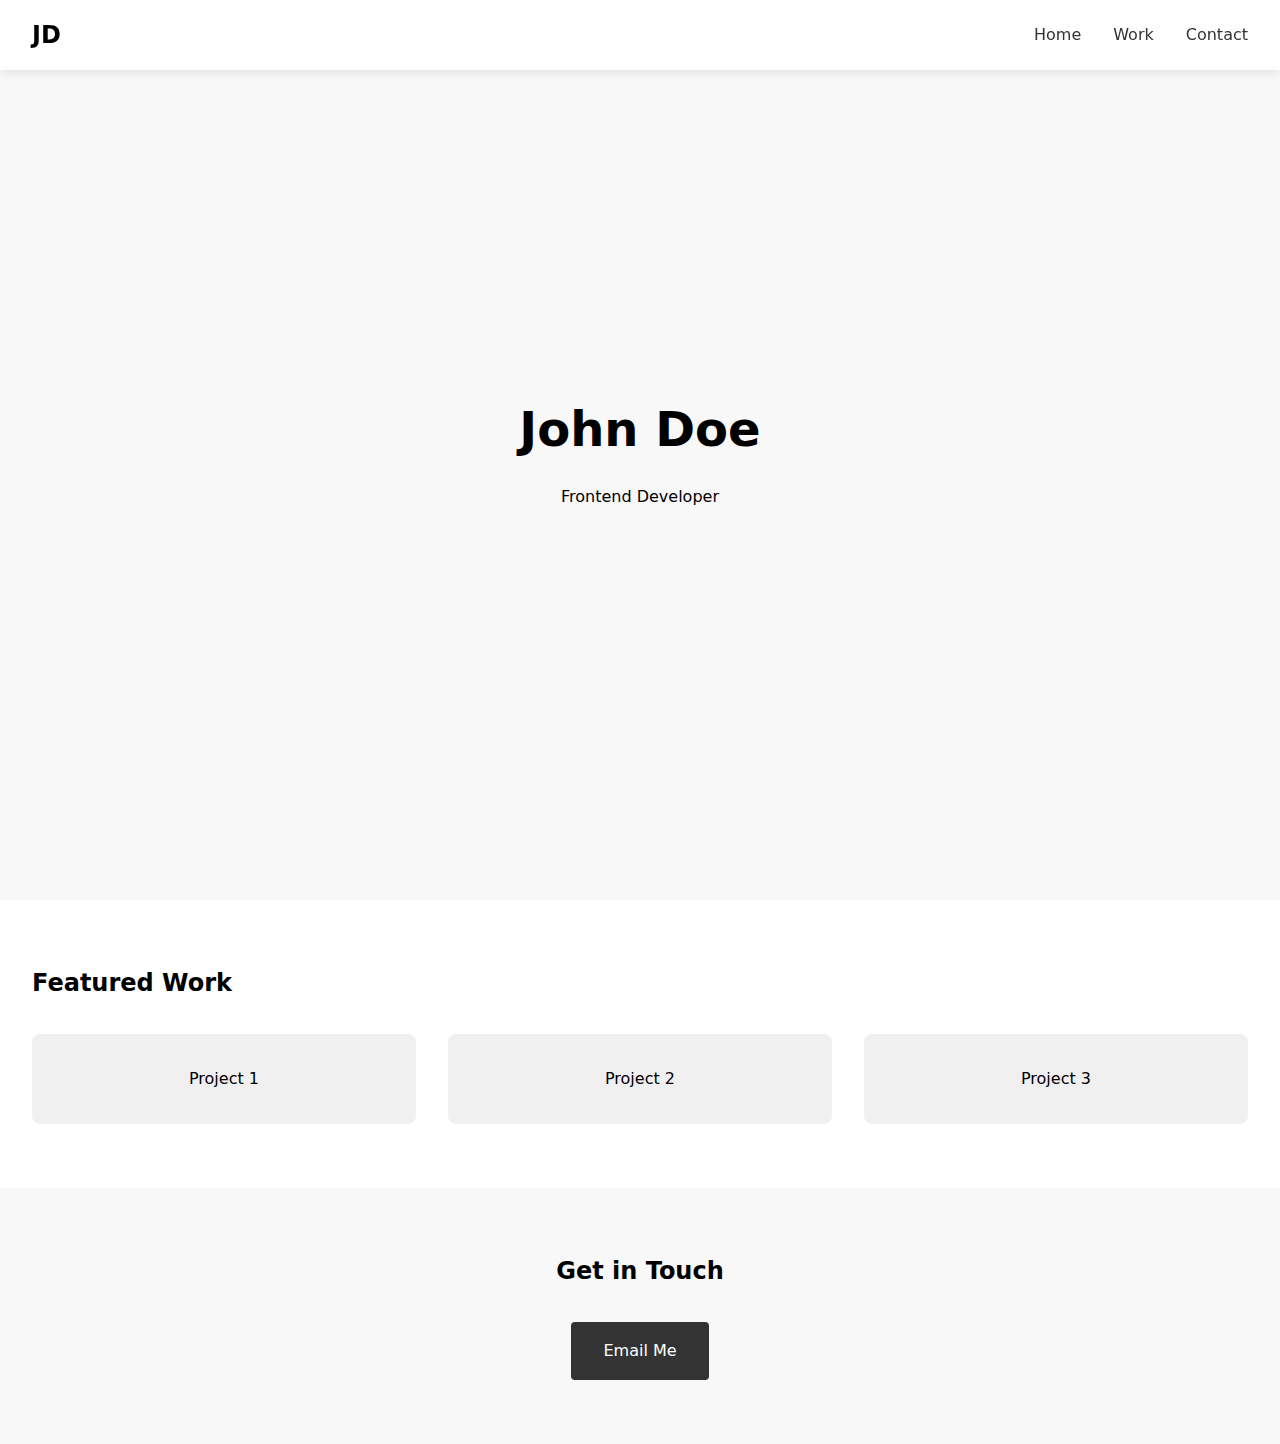
<file: portfolio projects/p1/index.html>
<!DOCTYPE html>
<html lang="en">

<head>
    <meta charset="UTF-8">
    <meta name="viewport" content="width=device-width, initial-scale=1.0">
    <title>Portfolio Design 1 - Minimal</title>
    <link href="style.css" rel="stylesheet">
</head>

<body>
    <nav>
        <div class="logo">JD</div>
        <ul>
            <li><a href="#home">Home</a></li>
            <li><a href="#work">Work</a></li>
            <li><a href="#contact">Contact</a></li>
        </ul>
    </nav>

    <section id="home" class="hero">
        <h1>John Doe</h1>
        <p>Frontend Developer</p>
    </section>

    <section id="work" class="projects">
        <h2>Featured Work</h2>
        <div class="project-grid">
            <div class="project">Project 1</div>
            <div class="project">Project 2</div>
            <div class="project">Project 3</div>
        </div>
    </section>

    <section id="contact" class="contact">
        <h2>Get in Touch</h2>
        <a href="mailto:hello@example.com" class="contact-btn">Email Me</a>
    </section>
</body>

</html>
</file>
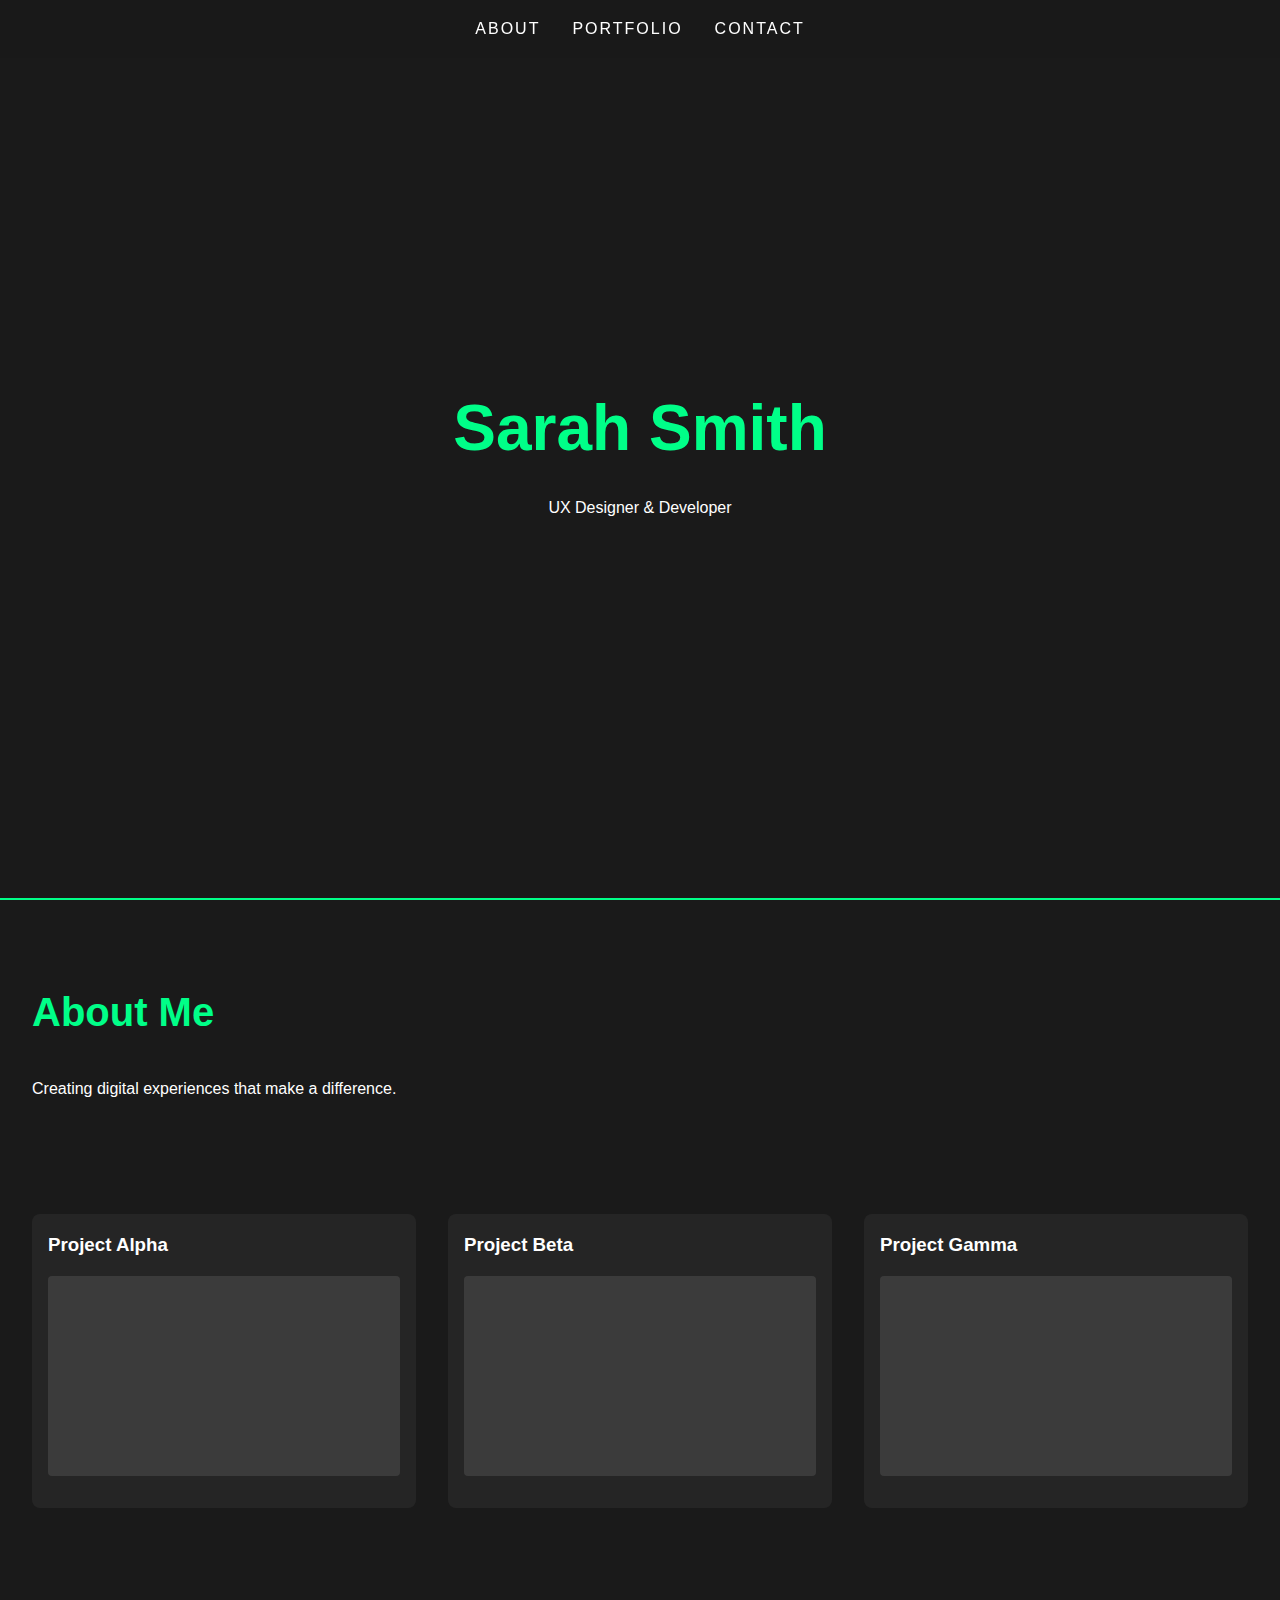
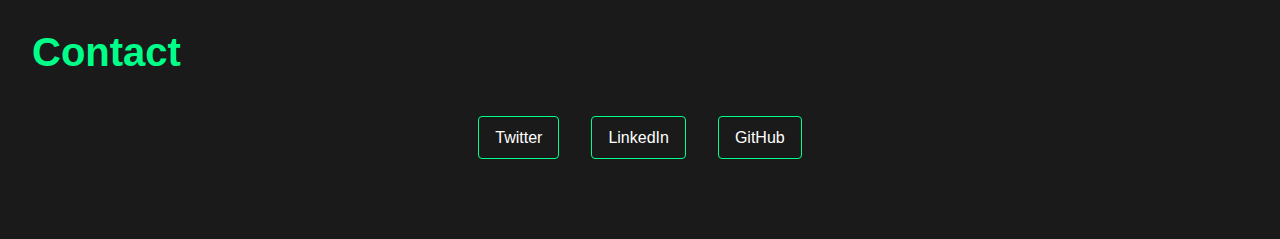
<file: portfolio projects/p2/index.html>
<!DOCTYPE html>
<html lang="en">

<head>
    <meta charset="UTF-8">
    <meta name="viewport" content="width=device-width, initial-scale=1.0">
    <title>Portfolio Design 2 - Dark Theme</title>
    <link href="style.css" rel="stylesheet">
</head>

<body>
    <header>
        <div class="header-content">
            <h1>Sarah Smith</h1>
            <p>UX Designer & Developer</p>
        </div>
    </header>

    <nav>
        <a href="#about">About</a>
        <a href="#portfolio">Portfolio</a>
        <a href="#contact">Contact</a>
    </nav>

    <main>
        <section id="about">
            <h2>About Me</h2>
            <p>Creating digital experiences that make a difference.</p>
        </section>

        <section id="portfolio">
            <div class="portfolio-item">
                <h3>Project Alpha</h3>
                <div class="project-image"></div>
            </div>
            <div class="portfolio-item">
                <h3>Project Beta</h3>
                <div class="project-image"></div>
            </div>
            <div class="portfolio-item">
                <h3>Project Gamma</h3>
                <div class="project-image"></div>
            </div>
        </section>

        <section id="contact">
            <h2>Contact</h2>
            <div class="social-links">
                <a href="#">Twitter</a>
                <a href="#">LinkedIn</a>
                <a href="#">GitHub</a>
            </div>
        </section>
    </main>
</body>

</html>
</file>
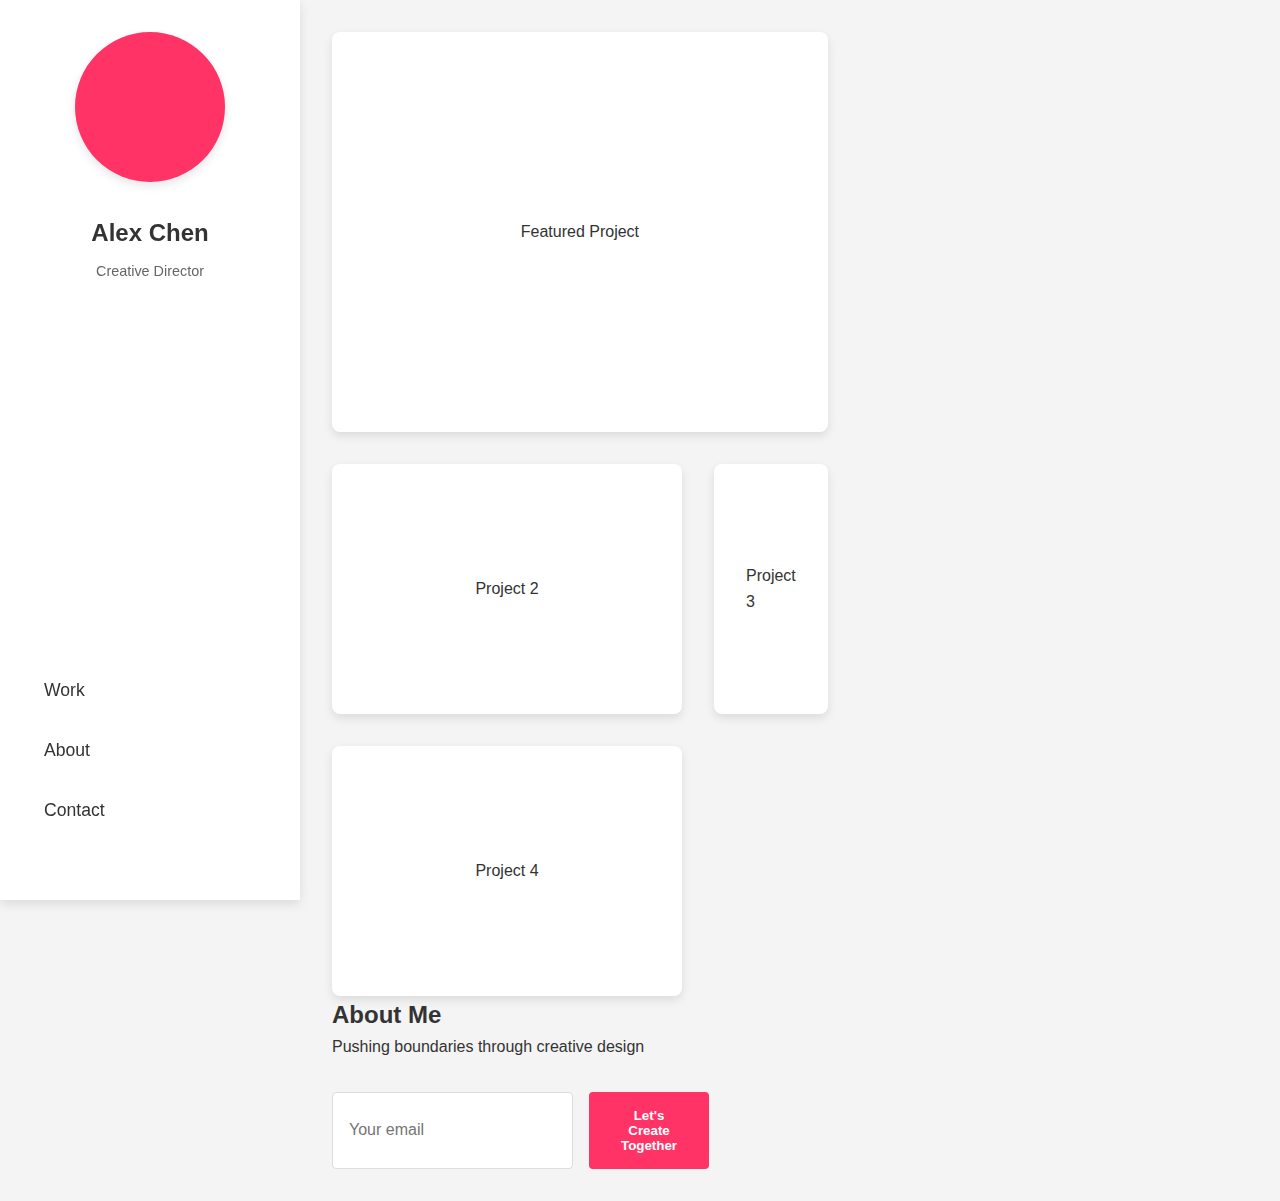
<file: portfolio projects/p3 mediocre/index.html>
<!DOCTYPE html>
<html lang="en">

<head>
    <meta charset="UTF-8">
    <meta name="viewport" content="width=device-width, initial-scale=1.0">
    <title>Portfolio Design 3 - Creative</title>
    <link href="style.css" rel="stylesheet">
</head>

<body>
    <div class="container">
        <aside class="sidebar">
            <div class="profile">
                <div class="profile-img"></div>
                <h1>Alex Chen</h1>
                <p>Creative Director</p>
            </div>
            <nav>
                <a href="#work">Work</a>
                <a href="#about">About</a>
                <a href="#contact">Contact</a>
            </nav>
        </aside>

        <main class="content">
            <section id="work" class="gallery">
                <div class="gallery-item large">Featured Project</div>
                <div class="gallery-item">Project 2</div>
                <div class="gallery-item">Project 3</div>
                <div class="gallery-item">Project 4</div>
            </section>

            <section id="about">
                <h2>About Me</h2>
                <p>Pushing boundaries through creative design</p>
            </section>

            <section id="contact">
                <div class="contact-form">
                    <input type="email" placeholder="Your email">
                    <button>Let's Create Together</button>
                </div>
            </section>
        </main>
    </div>
</body>

</html>
</file>
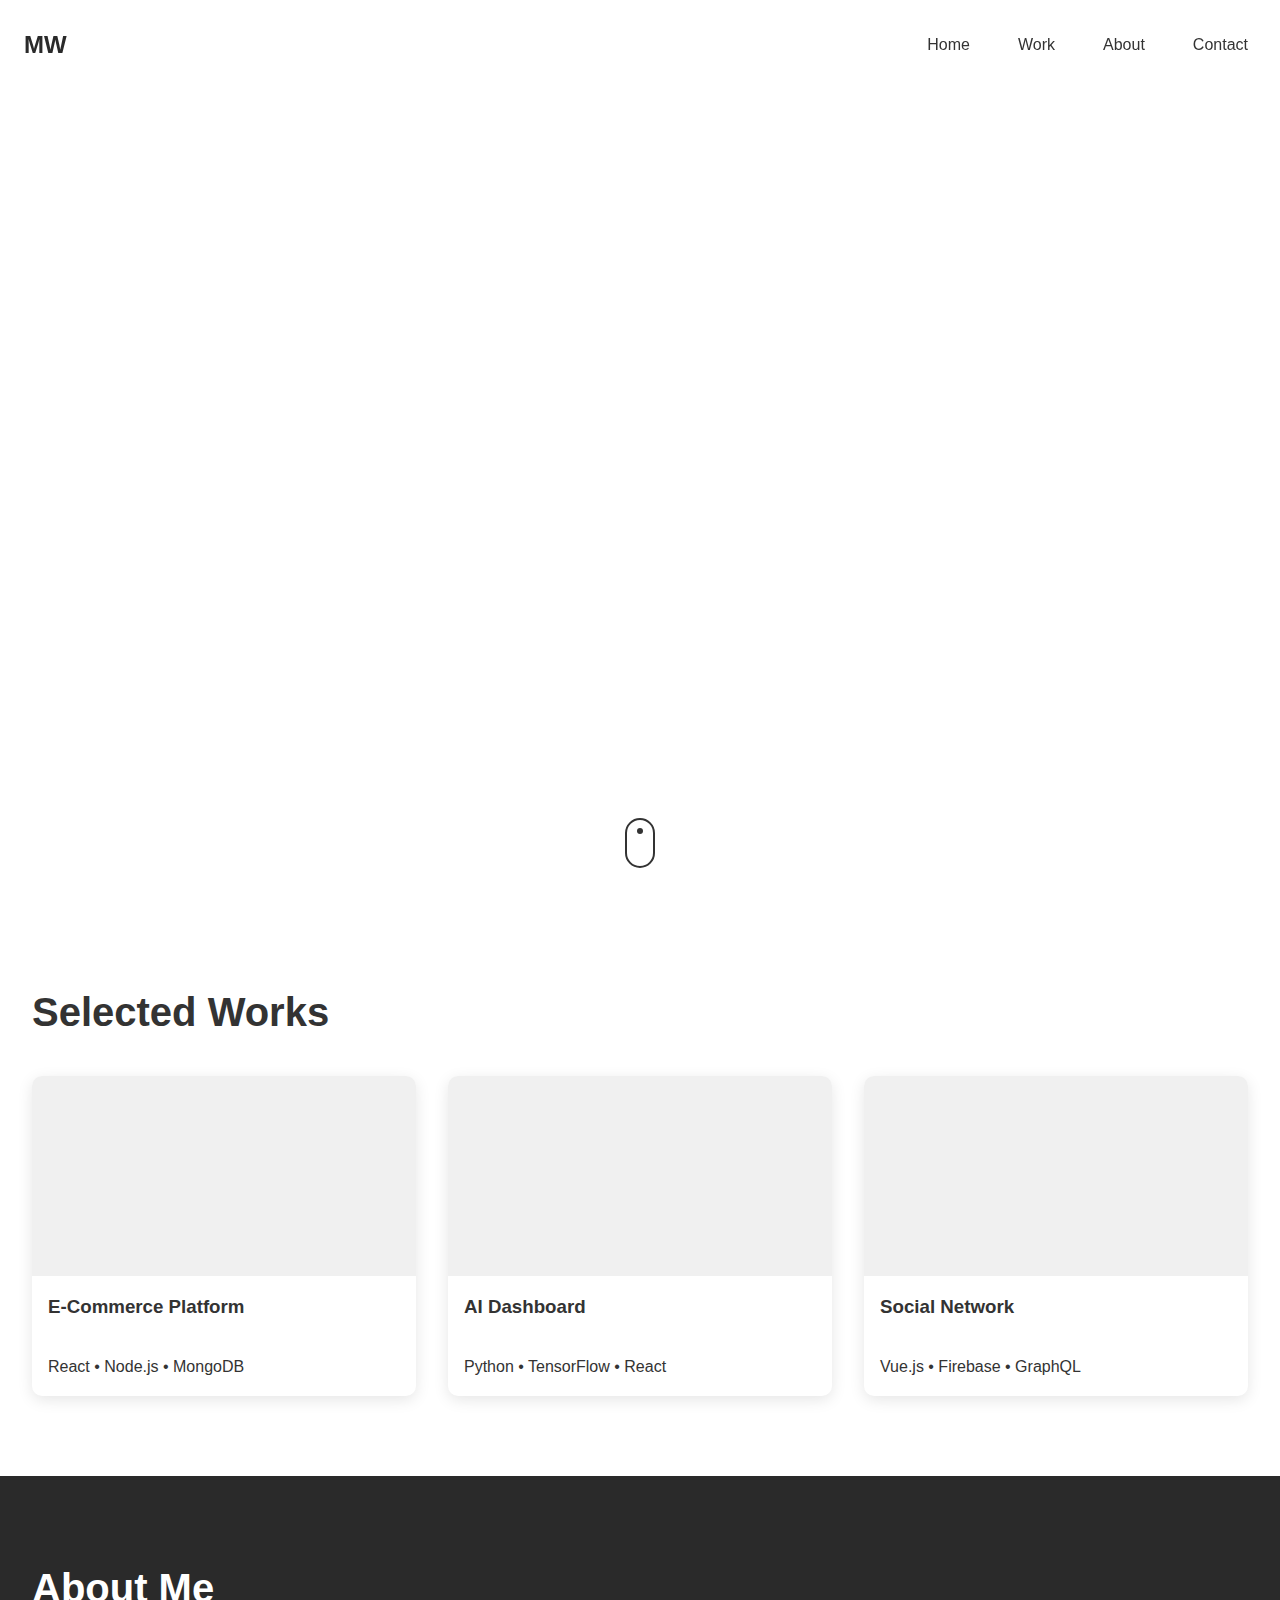
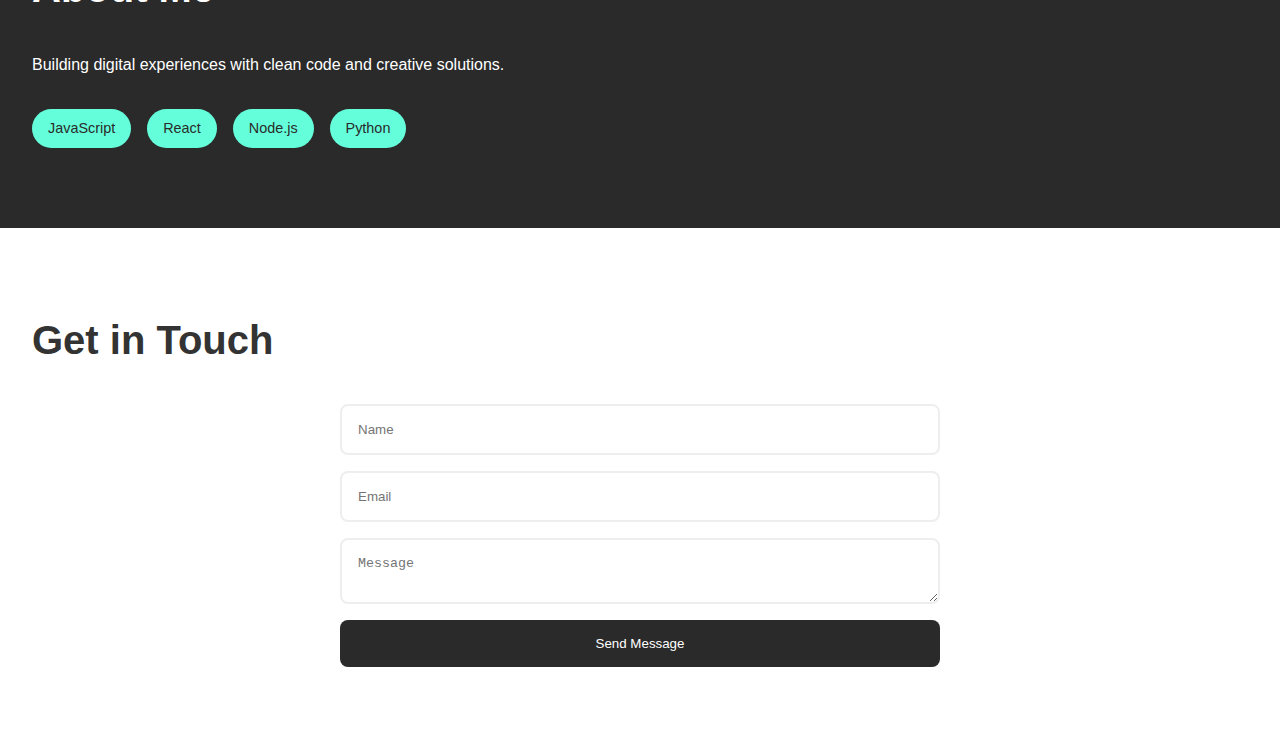
<file: portfolio projects/p4 mediocre/index.html>
<!DOCTYPE html>
<html lang="en">

<head>
    <meta charset="UTF-8">
    <meta name="viewport" content="width=device-width, initial-scale=1.0">
    <title>Portfolio Design 4 - Modern</title>
    <link href="style.css" rel="stylesheet">
</head>

<body>
    <nav class="navbar">
        <div class="logo">MW</div>
        <div class="nav-links">
            <a href="#home" class="nav-link">Home</a>
            <a href="#work" class="nav-link">Work</a>
            <a href="#about" class="nav-link">About</a>
            <a href="#contact" class="nav-link">Contact</a>
        </div>
    </nav>

    <section id="home" class="hero">
        <h1 class="reveal-text">Mark Wilson</h1>
        <h2 class="reveal-text">Full Stack Developer</h2>
        <div class="scroll-indicator"></div>
    </section>

    <section id="work" class="work">
        <h2 class="section-title">Selected Works</h2>
        <div class="project-grid">
            <div class="project-card">
                <div class="project-image"></div>
                <h3>E-Commerce Platform</h3>
                <p>React • Node.js • MongoDB</p>
            </div>
            <div class="project-card">
                <div class="project-image"></div>
                <h3>AI Dashboard</h3>
                <p>Python • TensorFlow • React</p>
            </div>
            <div class="project-card">
                <div class="project-image"></div>
                <h3>Social Network</h3>
                <p>Vue.js • Firebase • GraphQL</p>
            </div>
        </div>
    </section>

    <section id="about" class="about">
        <div class="about-content">
            <h2 class="section-title">About Me</h2>
            <p>Building digital experiences with clean code and creative solutions.</p>
            <div class="skills">
                <span class="skill-tag">JavaScript</span>
                <span class="skill-tag">React</span>
                <span class="skill-tag">Node.js</span>
                <span class="skill-tag">Python</span>
            </div>
        </div>
    </section>

    <section id="contact" class="contact">
        <h2 class="section-title">Get in Touch</h2>
        <div class="contact-form">
            <input type="text" placeholder="Name" class="form-input">
            <input type="email" placeholder="Email" class="form-input">
            <textarea placeholder="Message" class="form-input"></textarea>
            <button class="submit-btn">Send Message</button>
        </div>
    </section>
</body>

</html>
</file>
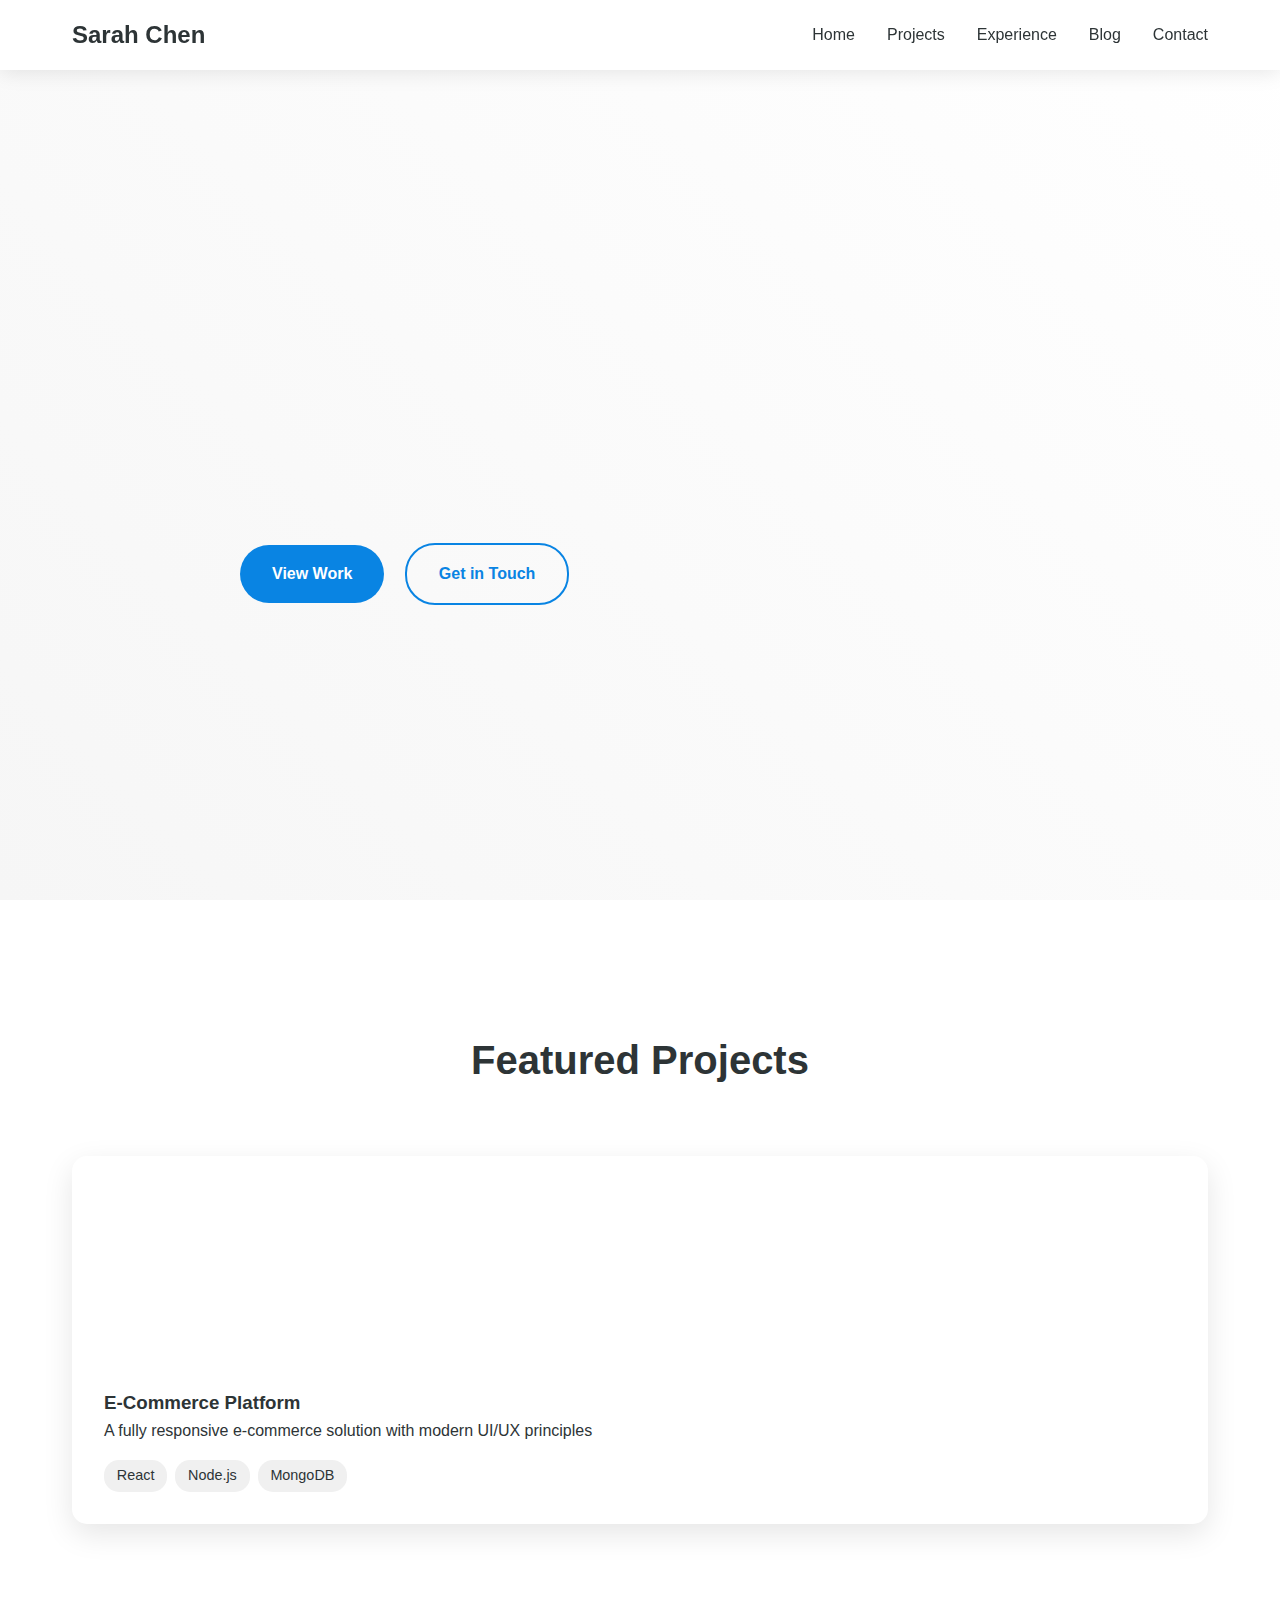
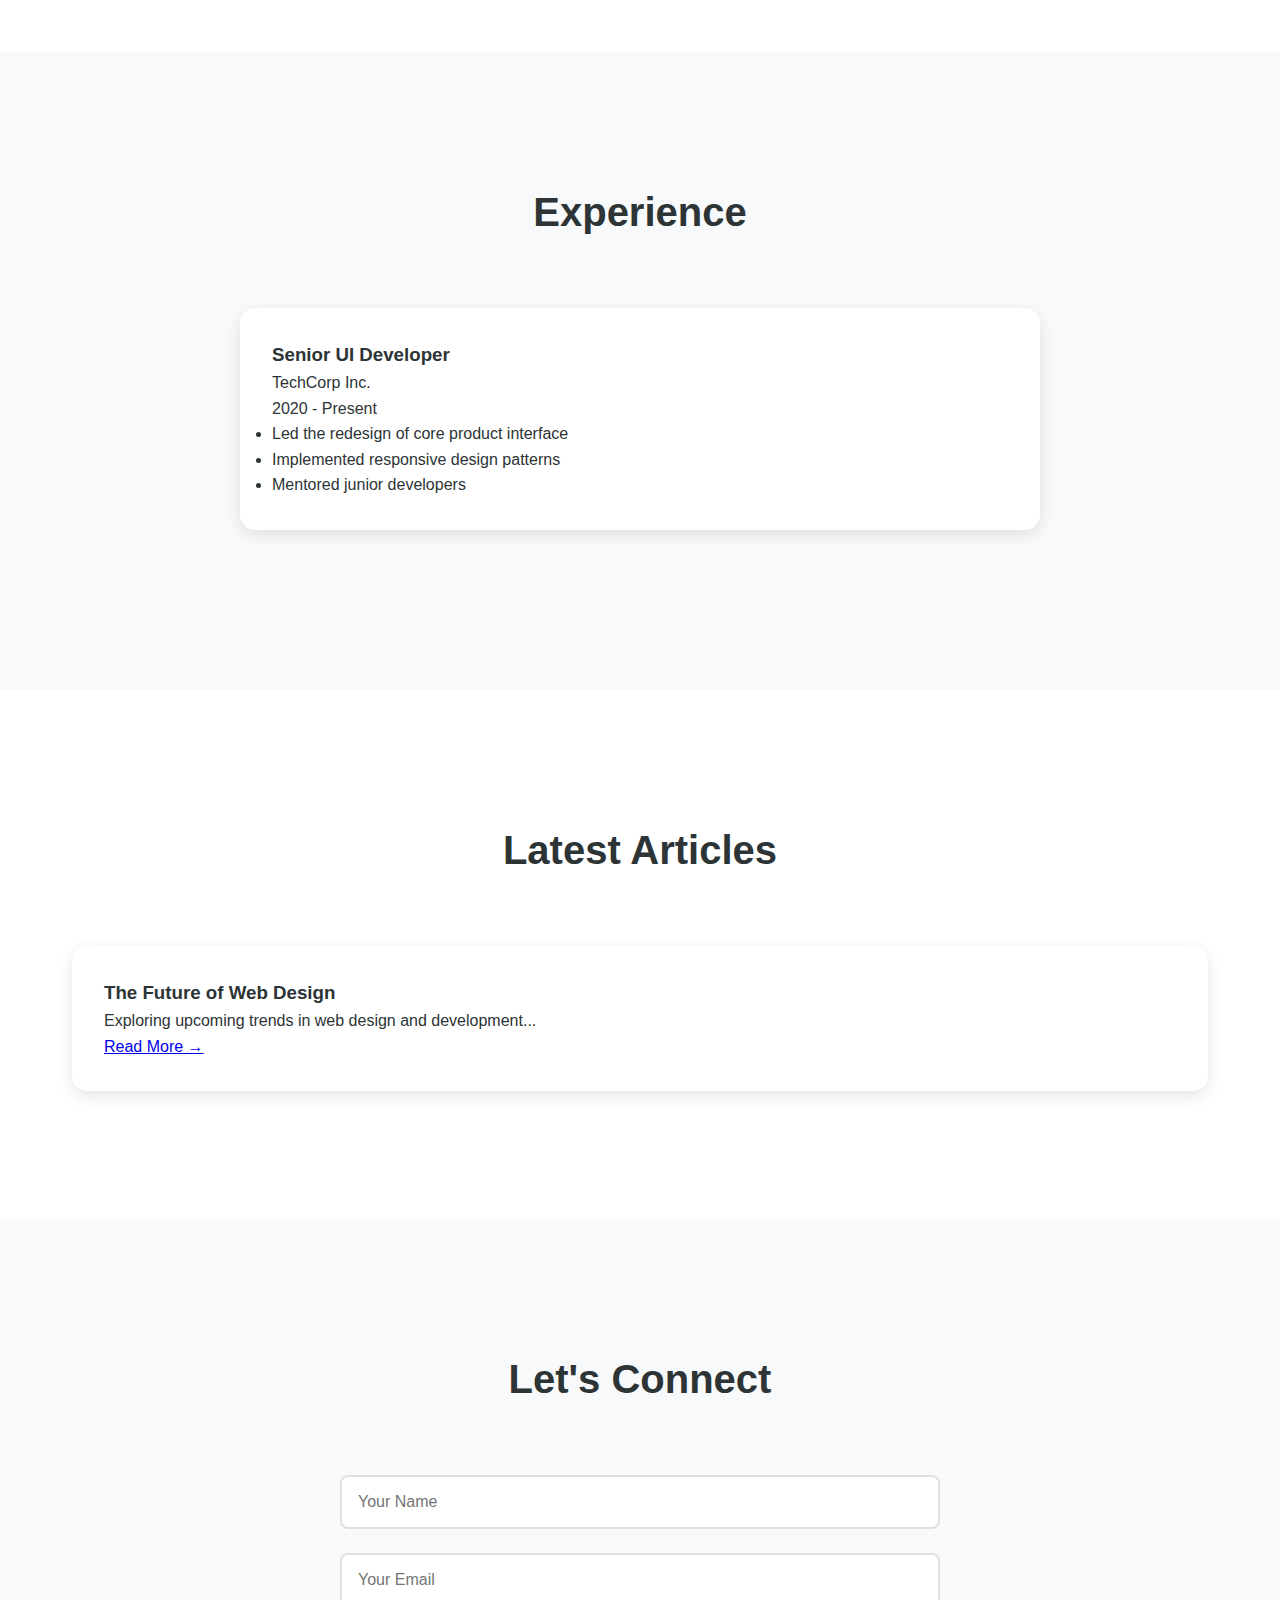
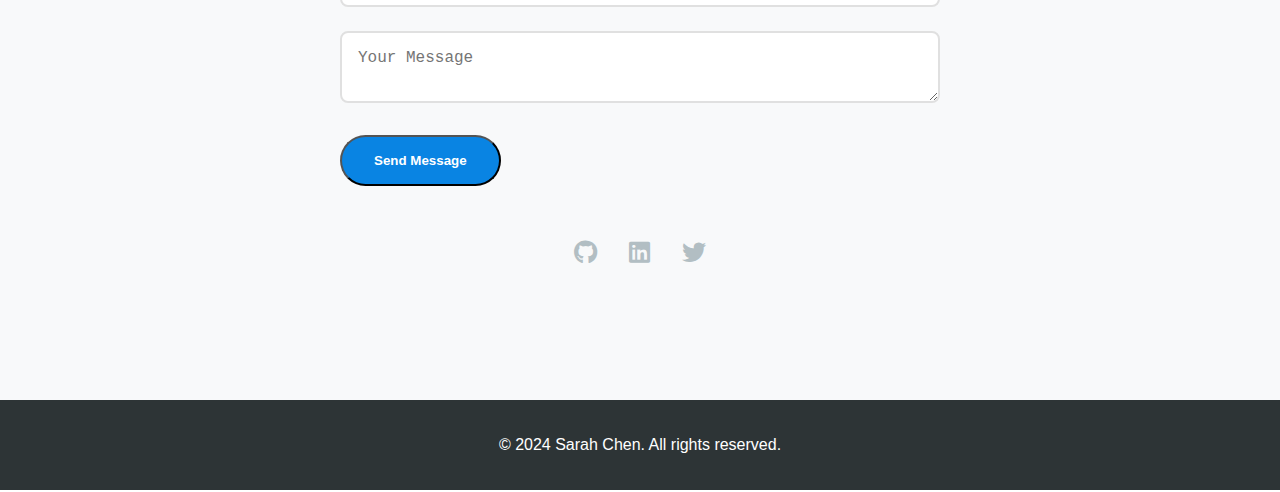
<file: portfolio projects/p5 mediocre/index.html>
<!DOCTYPE html>
<html lang="en">

<head>
    <meta charset="UTF-8">
    <meta name="viewport" content="width=device-width, initial-scale=1.0">
    <title>Portfolio Design 5 - Content Rich</title>
    <link href="style.css" rel="stylesheet">
    <link rel="stylesheet" href="https://cdnjs.cloudflare.com/ajax/libs/font-awesome/6.0.0/css/all.min.css">
</head>

<body>
    <header>
        <nav class="navbar">
            <div class="container">
                <div class="logo">Sarah Chen</div>
                <ul class="nav-menu">
                    <li><a href="#home">Home</a></li>
                    <li><a href="#projects">Projects</a></li>
                    <li><a href="#experience">Experience</a></li>
                    <li><a href="#blog">Blog</a></li>
                    <li><a href="#contact">Contact</a></li>
                </ul>
            </div>
        </nav>
    </header>

    <main>
        <section id="home" class="hero">
            <div class="container">
                <div class="hero-content">
                    <h1 class="fade-in">UI/UX Designer & Developer</h1>
                    <p class="subtitle slide-up">Crafting digital experiences that merge beauty with functionality</p>
                    <div class="cta-buttons">
                        <a href="#projects" class="btn primary">View Work</a>
                        <a href="#contact" class="btn secondary">Get in Touch</a>
                    </div>
                </div>
            </div>
        </section>

        <section id="projects" class="projects">
            <div class="container">
                <h2 class="section-title">Featured Projects</h2>
                <div class="project-grid">
                    <article class="project-card">
                        <div class="project-image"
                            style="background-image: url('https://images.unsplash.com/photo-1460925895917-afdab827c52f?crop=entropy&cs=tinysrgb&fit=max&fm=jpg&ixid=MnwxfDB8MXxyYW5kb218MHx8d2Vic2l0ZXx8fHx8fDE2MzQ0MjEyMDQ&ixlib=rb-1.2.1&q=80&utm_campaign=api-credit&utm_medium=referral&utm_source=unsplash_source&w=1080')">
                        </div>
                        <div class="project-content">
                            <h3>E-Commerce Platform</h3>
                            <p>A fully responsive e-commerce solution with modern UI/UX principles</p>
                            <div class="tech-stack">
                                <span>React</span>
                                <span>Node.js</span>
                                <span>MongoDB</span>
                            </div>
                        </div>
                    </article>
                    <!-- More project cards... -->
                </div>
            </div>
        </section>

        <section id="experience" class="experience">
            <div class="container">
                <h2 class="section-title">Experience</h2>
                <div class="timeline">
                    <div class="timeline-item">
                        <div class="timeline-content">
                            <h3>Senior UI Developer</h3>
                            <p class="company">TechCorp Inc.</p>
                            <p class="period">2020 - Present</p>
                            <ul>
                                <li>Led the redesign of core product interface</li>
                                <li>Implemented responsive design patterns</li>
                                <li>Mentored junior developers</li>
                            </ul>
                        </div>
                    </div>
                </div>
            </div>
        </section>

        <section id="blog" class="blog">
            <div class="container">
                <h2 class="section-title">Latest Articles</h2>
                <div class="blog-grid">
                    <article class="blog-card">
                        <h3>The Future of Web Design</h3>
                        <p>Exploring upcoming trends in web design and development...</p>
                        <a href="#" class="read-more">Read More →</a>
                    </article>
                </div>
            </div>
        </section>

        <section id="contact" class="contact">
            <div class="container">
                <h2 class="section-title">Let's Connect</h2>
                <div class="contact-wrapper">
                    <form class="contact-form">
                        <div class="form-group">
                            <input type="text" placeholder="Your Name" required>
                        </div>
                        <div class="form-group">
                            <input type="email" placeholder="Your Email" required>
                        </div>
                        <div class="form-group">
                            <textarea placeholder="Your Message" required></textarea>
                        </div>
                        <button type="submit" class="btn primary">Send Message</button>
                    </form>
                    <div class="social-links">
                        <a href="#" class="social-icon"><i class="fab fa-github"></i></a>
                        <a href="#" class="social-icon"><i class="fab fa-linkedin"></i></a>
                        <a href="#" class="social-icon"><i class="fab fa-twitter"></i></a>
                    </div>
                </div>
            </div>
        </section>
    </main>

    <footer>
        <div class="container">
            <p>© 2024 Sarah Chen. All rights reserved.</p>
        </div>
    </footer>
</body>

</html>
</file>
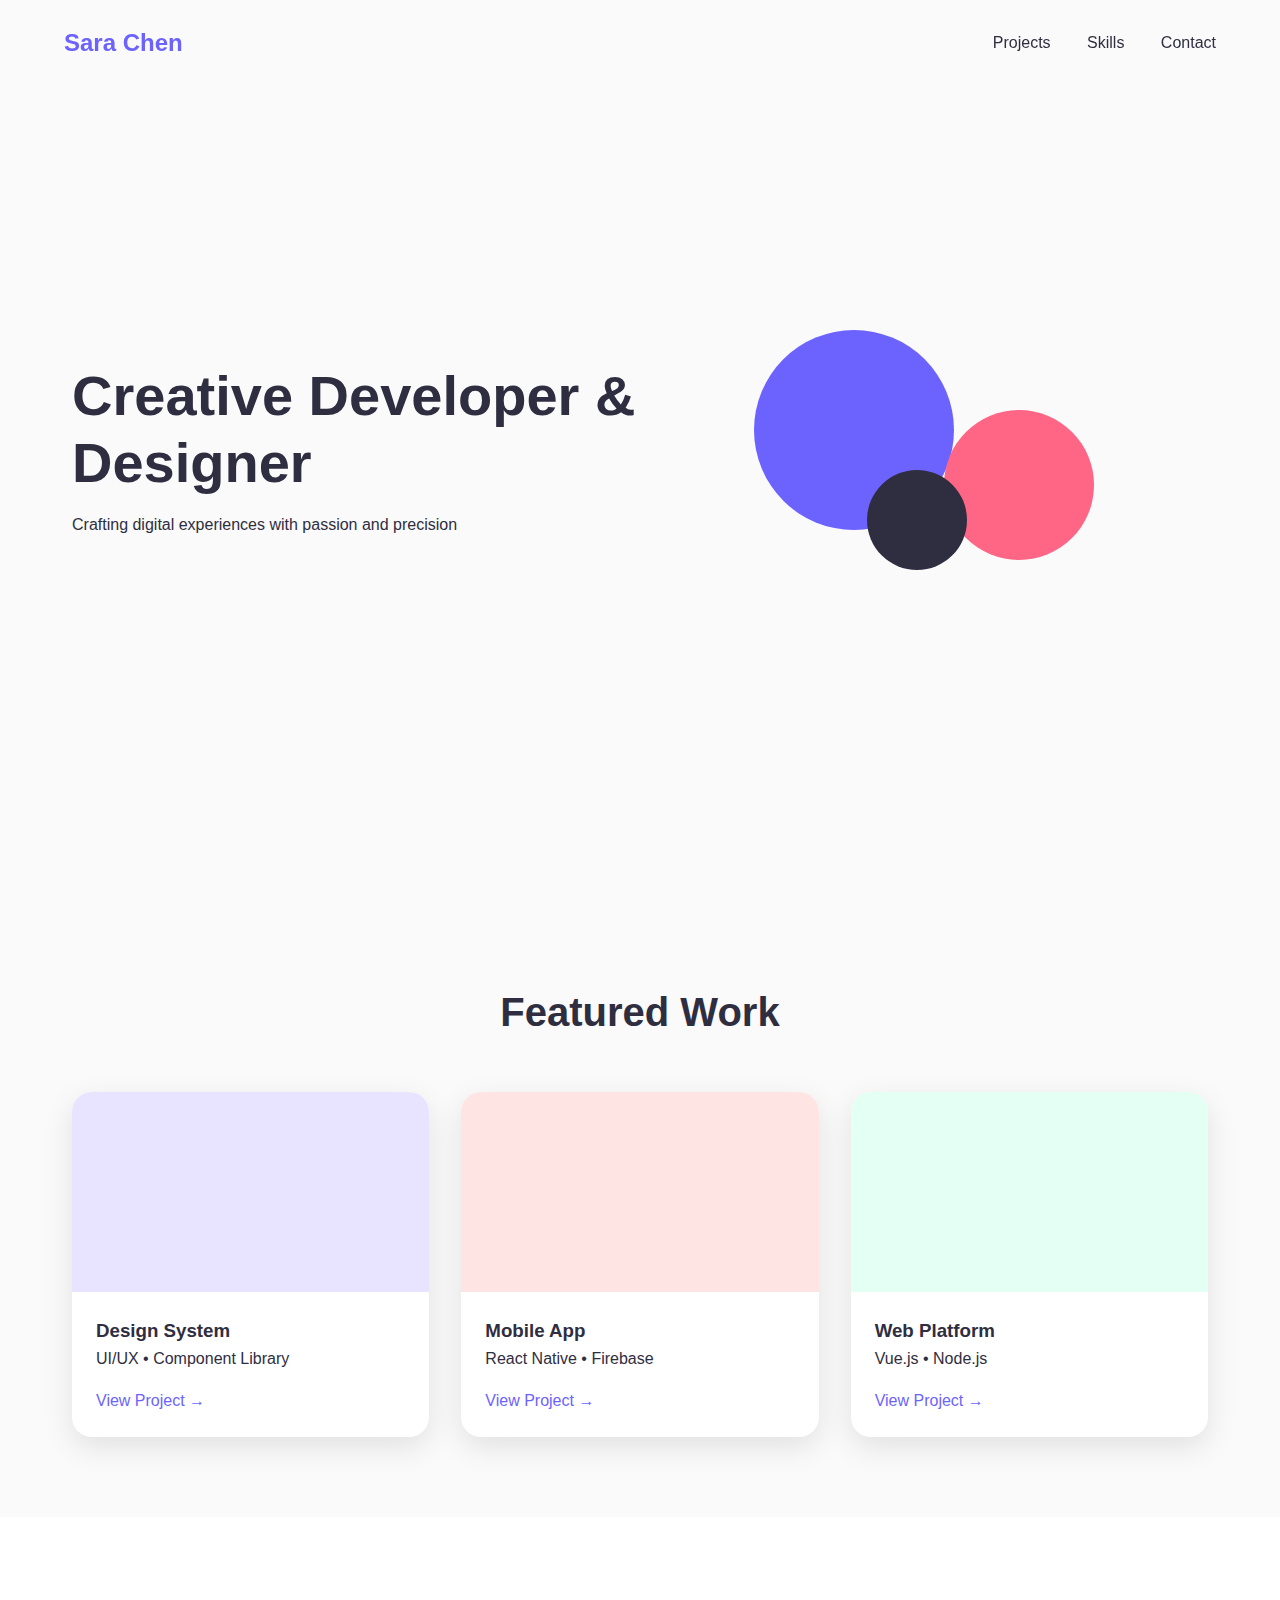
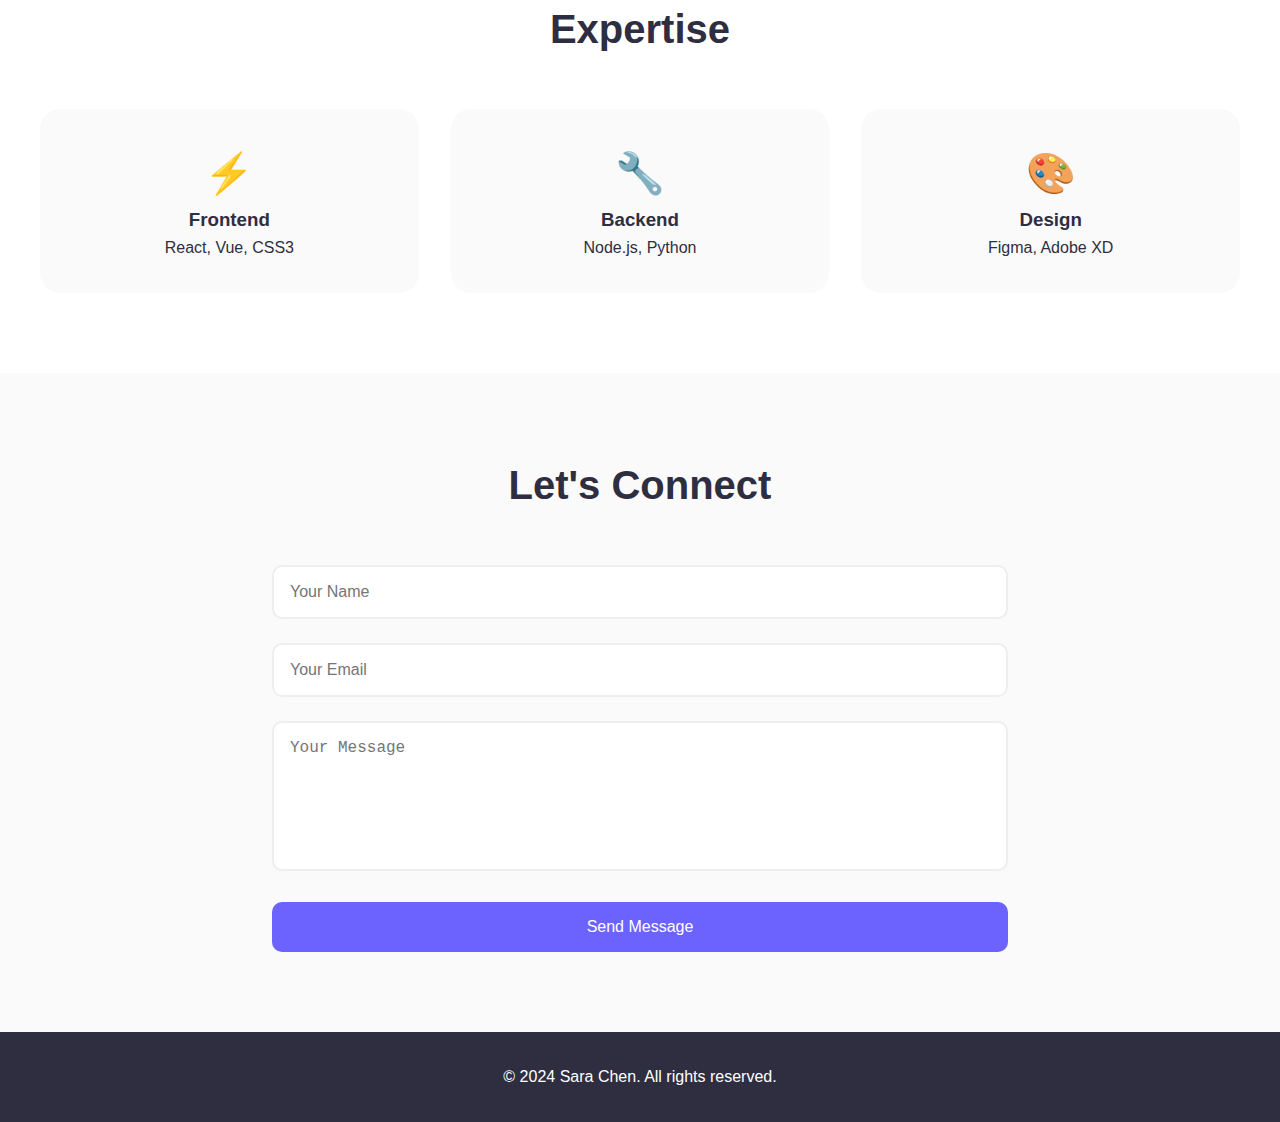
<file: portfolio projects/p6 mediocre/index.html>
<!DOCTYPE html>
<html lang="en">

<head>
    <meta charset="UTF-8">
    <meta name="viewport" content="width=device-width, initial-scale=1.0">
    <title>Portfolio Design 5 - Creative</title>
    <link href="style.css" rel="stylesheet">
</head>

<body>
    <header class="header">
        <div class="header-content">
            <div class="brand">Sara Chen</div>
            <nav>
                <a href="#projects">Projects</a>
                <a href="#skills">Skills</a>
                <a href="#contact">Contact</a>
            </nav>
        </div>
    </header>

    <main>
        <section class="hero">
            <div class="hero-text">
                <h1>Creative Developer & Designer</h1>
                <p>Crafting digital experiences with passion and precision</p>
            </div>
            <div class="hero-visual">
                <div class="shape shape-1"></div>
                <div class="shape shape-2"></div>
                <div class="shape shape-3"></div>
            </div>
        </section>

        <section id="projects" class="projects">
            <h2>Featured Work</h2>
            <div class="project-container">
                <article class="project-card">
                    <div class="project-image bg-1"></div>
                    <div class="project-info">
                        <h3>Design System</h3>
                        <p>UI/UX • Component Library</p>
                        <a href="#" class="project-link">View Project →</a>
                    </div>
                </article>
                <article class="project-card">
                    <div class="project-image bg-2"></div>
                    <div class="project-info">
                        <h3>Mobile App</h3>
                        <p>React Native • Firebase</p>
                        <a href="#" class="project-link">View Project →</a>
                    </div>
                </article>
                <article class="project-card">
                    <div class="project-image bg-3"></div>
                    <div class="project-info">
                        <h3>Web Platform</h3>
                        <p>Vue.js • Node.js</p>
                        <a href="#" class="project-link">View Project →</a>
                    </div>
                </article>
            </div>
        </section>

        <section id="skills" class="skills">
            <h2>Expertise</h2>
            <div class="skills-grid">
                <div class="skill-card">
                    <span class="skill-icon">⚡</span>
                    <h3>Frontend</h3>
                    <p>React, Vue, CSS3</p>
                </div>
                <div class="skill-card">
                    <span class="skill-icon">🔧</span>
                    <h3>Backend</h3>
                    <p>Node.js, Python</p>
                </div>
                <div class="skill-card">
                    <span class="skill-icon">🎨</span>
                    <h3>Design</h3>
                    <p>Figma, Adobe XD</p>
                </div>
            </div>
        </section>

        <section id="contact" class="contact">
            <h2>Let's Connect</h2>
            <form class="contact-form">
                <div class="form-group">
                    <input type="text" placeholder="Your Name">
                </div>
                <div class="form-group">
                    <input type="email" placeholder="Your Email">
                </div>
                <div class="form-group">
                    <textarea placeholder="Your Message"></textarea>
                </div>
                <button type="submit">Send Message</button>
            </form>
        </section>
    </main>

    <footer>
        <p>© 2024 Sara Chen. All rights reserved.</p>
    </footer>
</body>

</html>
</file>
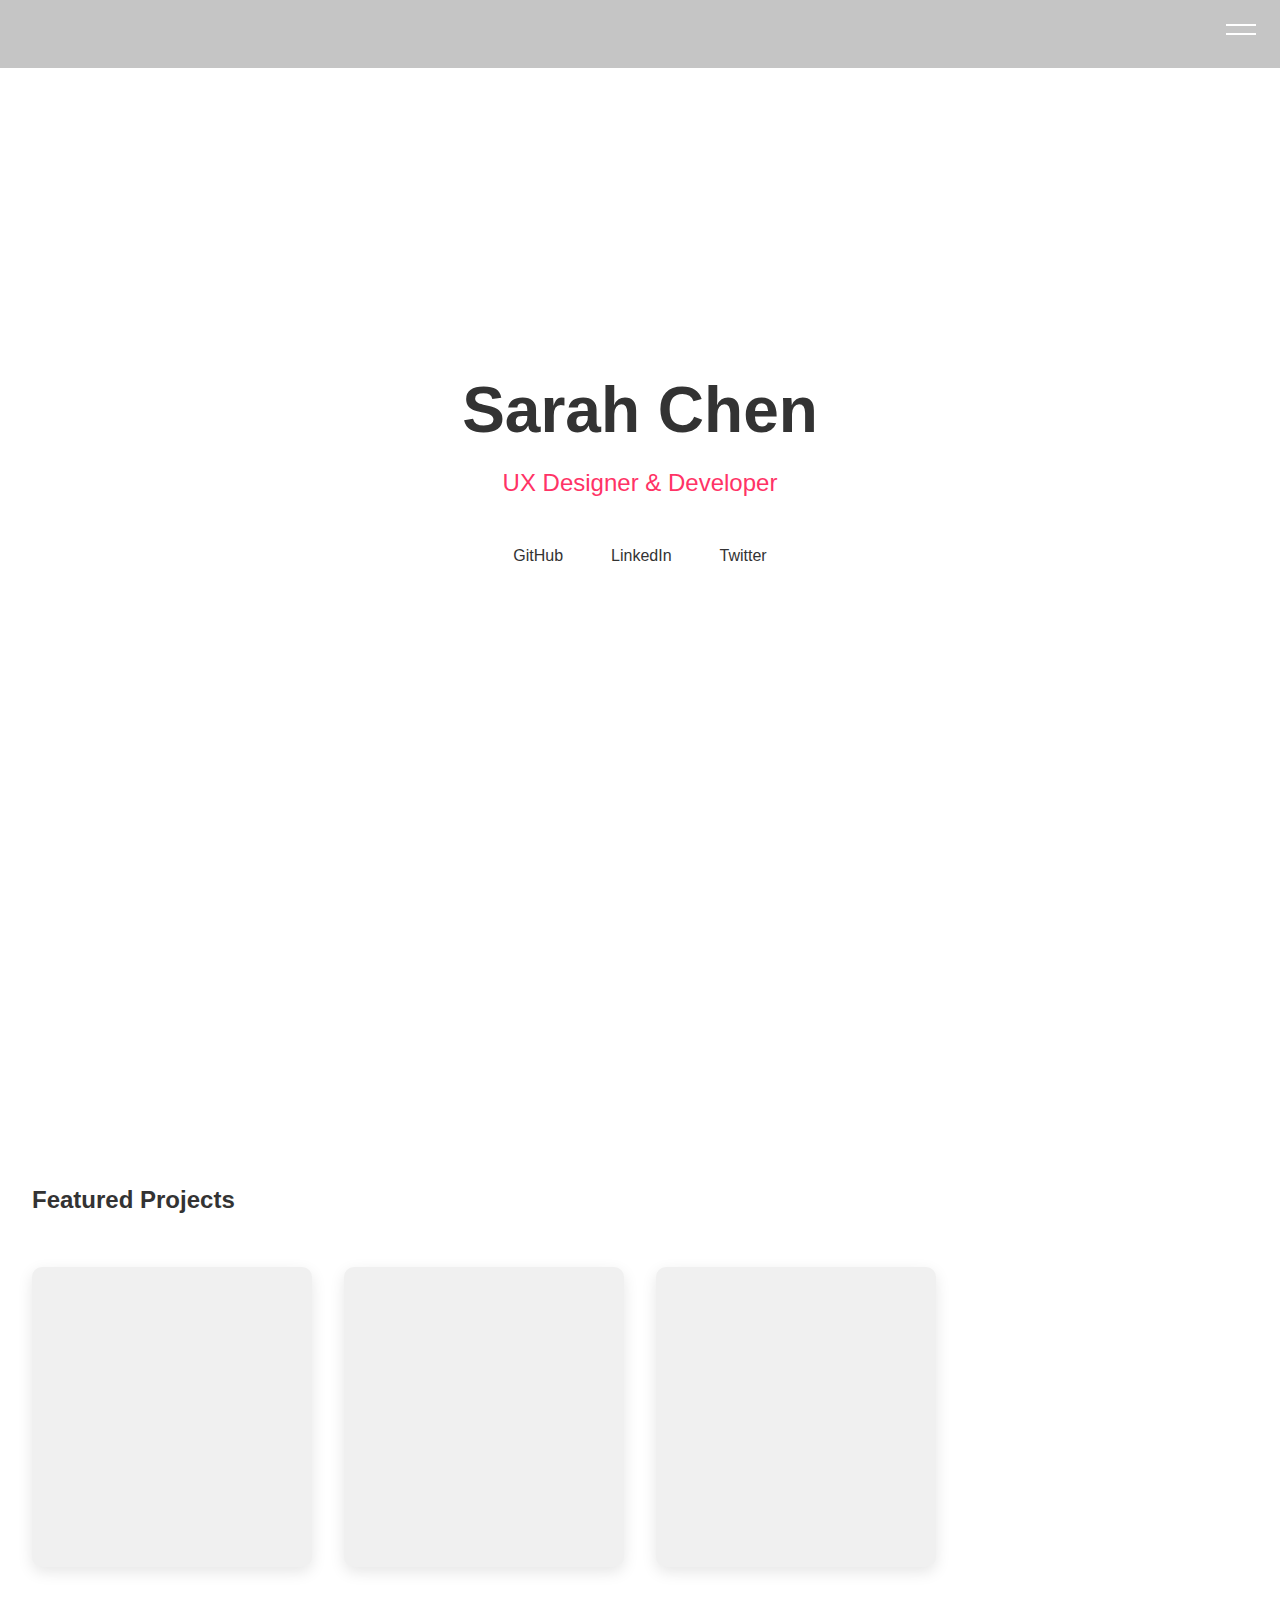
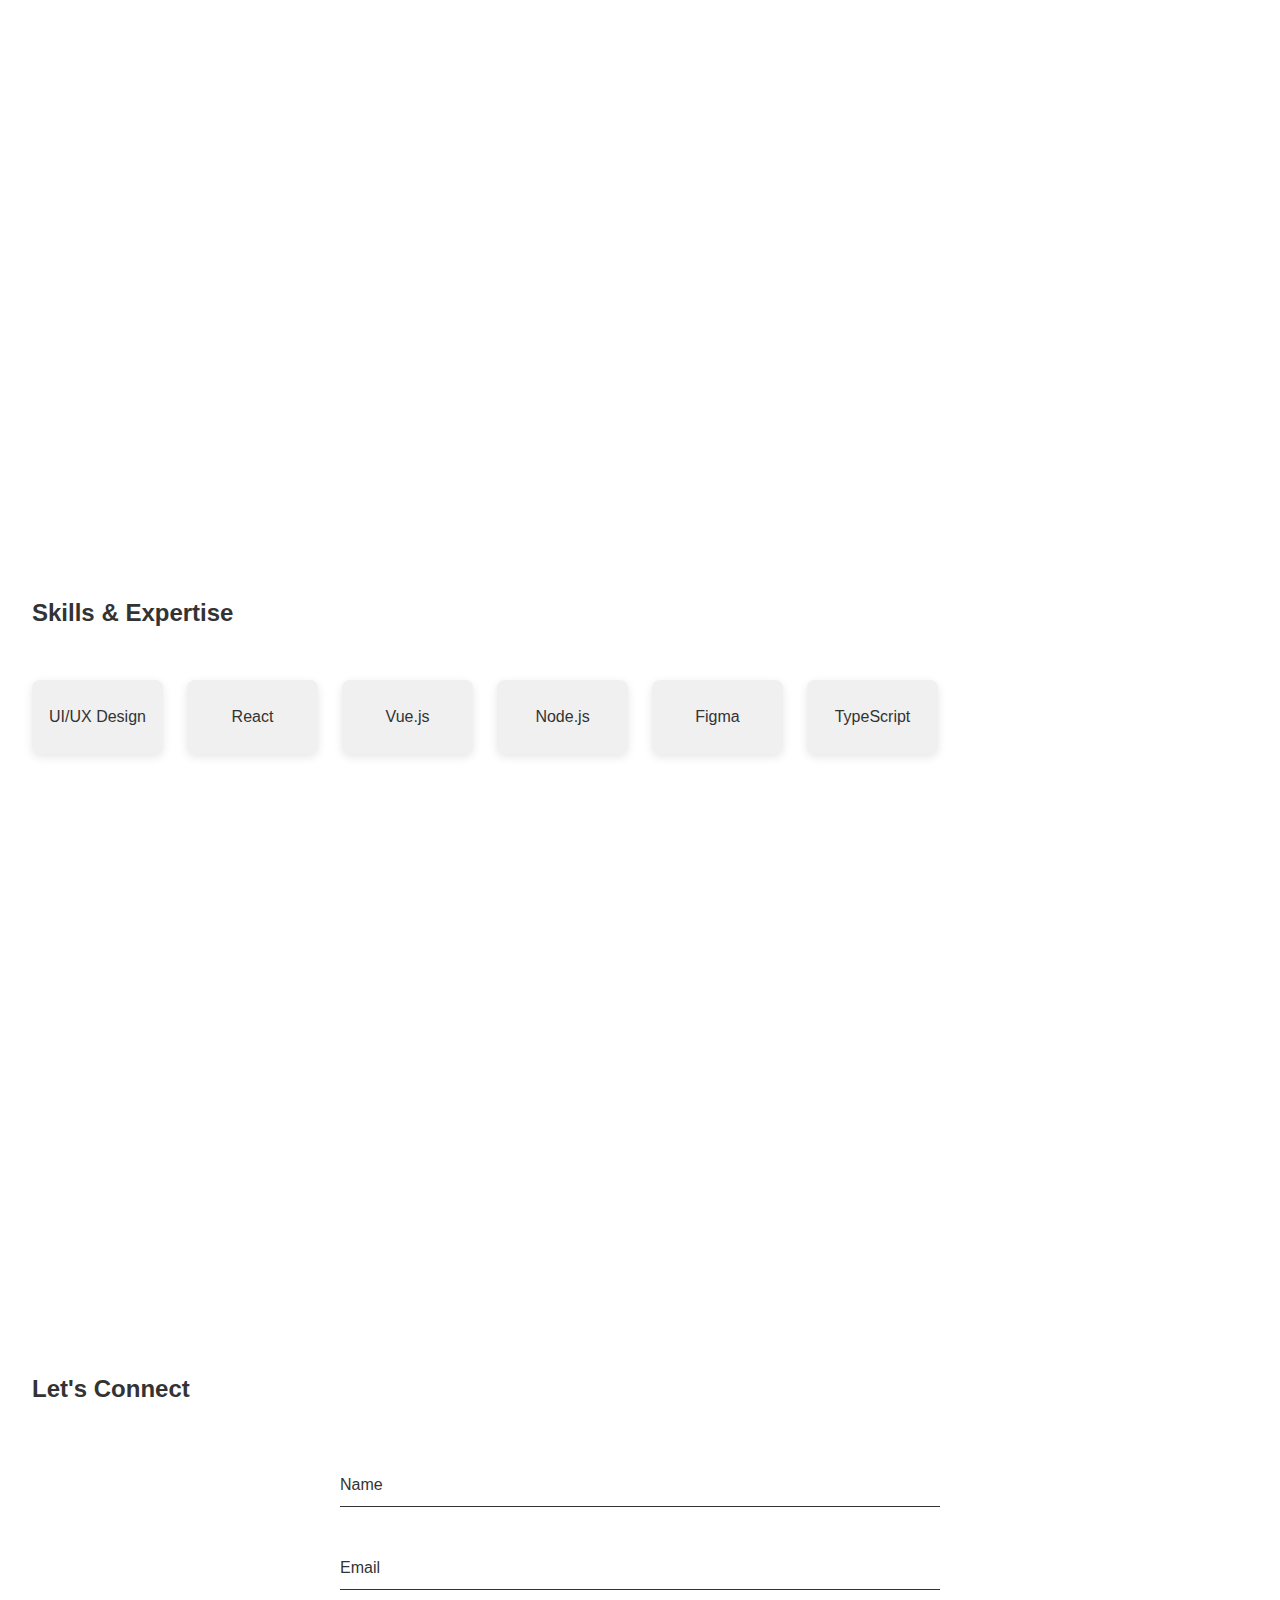
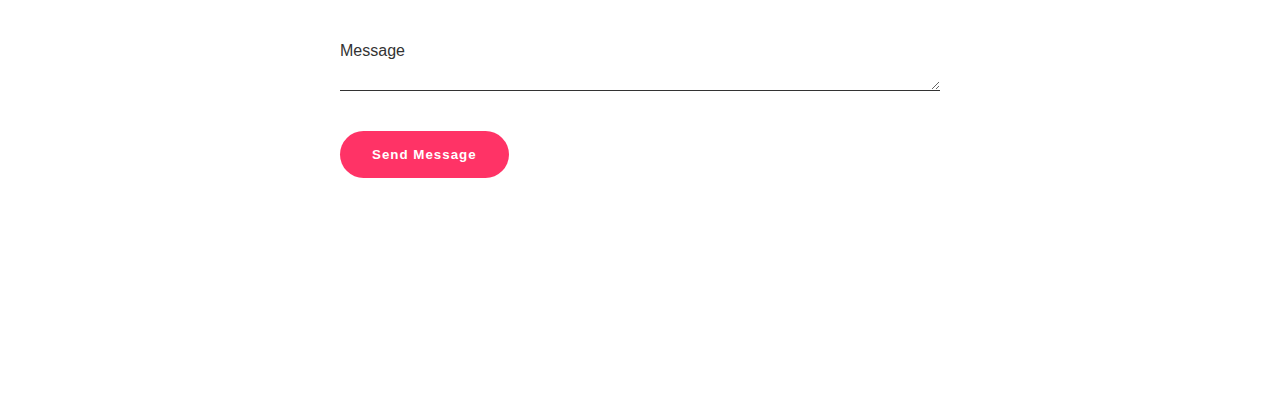
<file: portfolio projects/p7/index.html>
<!DOCTYPE html>
<html lang="en">

<head>
    <meta charset="UTF-8">
    <meta name="viewport" content="width=device-width, initial-scale=1.0">
    <title>Portfolio Design 5 - Minimal</title>
    <link href="style.css" rel="stylesheet">
</head>

<body>
    <header>
        <div class="menu-btn">
            <span></span>
            <span></span>
        </div>
        <nav class="menu">
            <a href="#home">Home</a>
            <a href="#projects">Projects</a>
            <a href="#skills">Skills</a>
            <a href="#contact">Contact</a>
        </nav>
    </header>

    <main>
        <section id="home" class="hero">
            <div class="hero-content">
                <h1>Sarah Chen</h1>
                <p class="title">UX Designer & Developer</p>
                <div class="social-links">
                    <a href="#" class="social-link">GitHub</a>
                    <a href="#" class="social-link">LinkedIn</a>
                    <a href="#" class="social-link">Twitter</a>
                </div>
            </div>
        </section>

        <section id="projects" class="projects">
            <h2>Featured Projects</h2>
            <div class="project-container">
                <article class="project">
                    <div class="project-info">
                        <h3>Health App</h3>
                        <p>A wellness tracking application</p>
                        <span class="tag">React Native</span>
                    </div>
                </article>
                <article class="project">
                    <div class="project-info">
                        <h3>Portfolio Generator</h3>
                        <p>Custom portfolio builder</p>
                        <span class="tag">Vue.js</span>
                    </div>
                </article>
                <article class="project">
                    <div class="project-info">
                        <h3>Task Manager</h3>
                        <p>Productivity enhancement tool</p>
                        <span class="tag">React</span>
                    </div>
                </article>
            </div>
        </section>

        <section id="skills" class="skills">
            <h2>Skills & Expertise</h2>
            <div class="skills-grid">
                <div class="skill">UI/UX Design</div>
                <div class="skill">React</div>
                <div class="skill">Vue.js</div>
                <div class="skill">Node.js</div>
                <div class="skill">Figma</div>
                <div class="skill">TypeScript</div>
            </div>
        </section>

        <section id="contact" class="contact">
            <h2>Let's Connect</h2>
            <form class="contact-form">
                <div class="form-group">
                    <input type="text" required>
                    <label>Name</label>
                </div>
                <div class="form-group">
                    <input type="email" required>
                    <label>Email</label>
                </div>
                <div class="form-group">
                    <textarea required></textarea>
                    <label>Message</label>
                </div>
                <button type="submit">Send Message</button>
            </form>
        </section>
    </main>
</body>
<script>
    document.addEventListener('DOMContentLoaded', function () {
        const menuBtn = document.querySelector('.menu-btn');
        const menu = document.querySelector('.menu');

        menuBtn.addEventListener('click', function () {
            this.classList.toggle('active');
            menu.classList.toggle('active');
        });

        // Close menu when clicking on a menu item
        const menuLinks = document.querySelectorAll('.menu a');
        menuLinks.forEach(link => {
            link.addEventListener('click', function () {
                menuBtn.classList.remove('active');
                menu.classList.remove('active');
            });
        });
    });
</script>

</html>
</file>
<file: portfolio projects/p1/style.css>
* {
    margin: 0;
    padding: 0;
    box-sizing: border-box;
  }
  
  body {
    font-family: system-ui, -apple-system, sans-serif;
    line-height: 1.6;
  }
  
  nav {
    display: flex;
    justify-content: space-between;
    align-items: center;
    padding: 1rem 2rem;
    position: fixed;
    width: 100%;
    background: white;
    box-shadow: 0 2px 10px rgba(0,0,0,0.1);
  }
  
  .logo {
    font-weight: bold;
    font-size: 1.5rem;
  }
  
  nav ul {
    display: flex;
    list-style: none;
    gap: 2rem;
  }
  
  nav a {
    text-decoration: none;
    color: #333;
  }
  
  .hero {
    height: 100vh;
    display: flex;
    flex-direction: column;
    justify-content: center;
    align-items: center;
    background: #f8f8f8;
  }
  
  .hero h1 {
    font-size: 3rem;
    margin-bottom: 1rem;
  }
  
  .projects {
    padding: 4rem 2rem;
  }
  
  .project-grid {
    display: grid;
    grid-template-columns: repeat(auto-fit, minmax(250px, 1fr));
    gap: 2rem;
    margin-top: 2rem;
  }
  
  .project {
    background: #f0f0f0;
    padding: 2rem;
    border-radius: 8px;
    text-align: center;
  }
  
  .contact {
    padding: 4rem 2rem;
    text-align: center;
    background: #f8f8f8;
  }
  
  .contact-btn {
    display: inline-block;
    padding: 1rem 2rem;
    background: #333;
    color: white;
    text-decoration: none;
    border-radius: 4px;
    margin-top: 2rem;
  }
  
  @media (max-width: 768px) {
    nav {
      flex-direction: column;
      padding: 1rem;
    }
    
    nav ul {
      margin-top: 1rem;
      gap: 1rem;
    }
    
    .hero h1 {
      font-size: 2rem;
    }
  }
</file>
<file: portfolio projects/p2/style.css>
:root {
  --dark: #1a1a1a;
  --accent: #00ff88;
  --text: #ffffff;
}

* {
  margin: 0;
  padding: 0;
  box-sizing: border-box;
}

body {
  background: var(--dark);
  color: var(--text);
  font-family: "Inter", sans-serif;
  line-height: 1.6;
}

header {
  height: 100vh;
  display: flex;
  align-items: center;
  justify-content: center;
  text-align: center;
  border-bottom: 2px solid var(--accent);
}

.header-content h1 {
  font-size: 4rem;
  margin-bottom: 1rem;
  color: var(--accent);
}

nav {
  position: fixed;
  top: 0;
  width: 100%;
  padding: 1rem;
  background: rgba(26, 26, 26, 0.9);
  display: flex;
  justify-content: center;
  gap: 2rem;
}

nav a {
  color: var(--text);
  text-decoration: none;
  text-transform: uppercase;
  letter-spacing: 2px;
}

nav a:hover {
  color: var(--accent);
}

section {
  padding: 5rem 2rem;
}

h2 {
  font-size: 2.5rem;
  margin-bottom: 2rem;
  color: var(--accent);
}

#portfolio {
  display: grid;
  grid-template-columns: repeat(auto-fit, minmax(300px, 1fr));
  gap: 2rem;
  padding: 2rem;
}

.portfolio-item {
  background: rgba(255, 255, 255, 0.05);
  padding: 1rem;
  border-radius: 8px;
}

.project-image {
  height: 200px;
  background: rgba(255, 255, 255, 0.1);
  margin: 1rem 0;
  border-radius: 4px;
}

.social-links {
  display: flex;
  justify-content: center;
  gap: 2rem;
  margin-top: 2rem;
}

.social-links a {
  color: var(--text);
  text-decoration: none;
  padding: 0.5rem 1rem;
  border: 1px solid var(--accent);
  border-radius: 4px;
}

.social-links a:hover {
  background: var(--accent);
  color: var(--dark);
}

@media (max-width: 768px) {
  header h1 {
    font-size: 2.5rem;
  }

  nav {
    flex-direction: column;
    align-items: center;
    gap: 1rem;
  }
}
</file>
<file: portfolio projects/p3 mediocre/style.css>
:root {
  --primary: #ff3366;
  --bg: #f4f4f4;
  --text: #333;
  --shadow: 0 4px 10px rgba(0, 0, 0, 0.1);
  --transition: all 0.3s ease;
}

* {
  margin: 0;
  padding: 0;
  box-sizing: border-box;
}

body {
  background: var(--bg);
  color: var(--text);
  font-family: "Space Grotesk", sans-serif;
  line-height: 1.6;
  overflow-x: hidden;
}

.container {
  display: grid;
  grid-template-columns: 300px 1fr;
  min-height: 100vh;
}

/* Sidebar */
.sidebar {
  background: white;
  padding: 2rem;
  position: fixed;
  width: 300px;
  height: 100vh;
  display: flex;
  flex-direction: column;
  justify-content: space-between;
  box-shadow: var(--shadow);
  z-index: 1000;
  overflow-y: auto;
}

.profile {
  text-align: center;
  margin-bottom: 2rem;
}

.profile-img {
  width: 150px;
  height: 150px;
  border-radius: 50%;
  background: var(--primary);
  margin: 0 auto 2rem;
  object-fit: cover;
  box-shadow: var(--shadow);
}

.profile h1 {
  margin-bottom: 0.5rem;
  font-size: 1.5rem;
}

.profile p {
  color: #666;
  font-size: 0.9rem;
}

/* Navigation */
nav {
  display: flex;
  flex-direction: column;
  gap: 0.5rem;
  margin-bottom: 2rem;
}

nav a {
  color: var(--text);
  text-decoration: none;
  font-size: 1.1rem;
  padding: 0.75rem;
  border-radius: 4px;
  transition: var(--transition);
}

nav a:hover,
nav a.active {
  color: var(--primary);
  background: rgba(255, 51, 102, 0.1);
}

.social-links {
  display: flex;
  justify-content: center;
  gap: 1rem;
  margin-top: auto;
}

.social-links a {
  color: var(--text);
  font-size: 1.2rem;
  transition: var(--transition);
}

.social-links a:hover {
  color: var(--primary);
  transform: translateY(-3px);
}

/* Mobile Menu Toggle */
.menu-toggle {
  display: none;
  position: fixed;
  top: 1rem;
  right: 1rem;
  z-index: 1100;
  background: var(--primary);
  color: white;
  border: none;
  border-radius: 4px;
  padding: 0.5rem;
  cursor: pointer;
}

/* Main Content */
.content {
  margin-left: 300px;
  padding: 2rem;
}

.content-section {
  margin-bottom: 4rem;
}

.section-title {
  margin-bottom: 2rem;
  font-size: 2rem;
  position: relative;
  display: inline-block;
}

.section-title::after {
  content: "";
  position: absolute;
  bottom: -5px;
  left: 0;
  width: 50px;
  height: 3px;
  background: var(--primary);
}

/* Gallery */
.gallery {
  display: grid;
  grid-template-columns: repeat(auto-fill, minmax(350px, 1fr));
  gap: 2rem;
}

.gallery-item {
  background: white;
  padding: 2rem;
  border-radius: 8px;
  min-height: 250px;
  display: flex;
  flex-direction: column;
  align-items: center;
  justify-content: center;
  box-shadow: var(--shadow);
  transition: var(--transition);
}

.gallery-item:hover {
  transform: translateY(-5px);
  box-shadow: 0 8px 20px rgba(0, 0, 0, 0.15);
}

.gallery-item img {
  max-width: 100%;
  height: auto;
  border-radius: 4px;
}

.gallery-item.large {
  grid-column: span 2;
  min-height: 400px;
}

/* Contact Form */
.contact-form {
  display: flex;
  gap: 1rem;
  margin-top: 2rem;
  max-width: 800px;
}

input,
textarea {
  flex: 1;
  padding: 1rem;
  border: 1px solid #ddd;
  border-radius: 4px;
  font-family: inherit;
  font-size: 1rem;
  transition: var(--transition);
}

input:focus,
textarea:focus {
  outline: none;
  border-color: var(--primary);
  box-shadow: 0 0 0 2px rgba(255, 51, 102, 0.2);
}

button {
  padding: 1rem 2rem;
  background: var(--primary);
  color: white;
  border: none;
  border-radius: 4px;
  cursor: pointer;
  font-weight: bold;
  transition: var(--transition);
}

button:hover {
  background: #e12c5a;
  transform: translateY(-2px);
}

/* Footer */
footer {
  margin-top: auto;
  text-align: center;
  padding: 2rem;
  background: white;
  box-shadow: 0 -2px 10px rgba(0, 0, 0, 0.05);
}
#about {
  min-width: 80vw;
}
/* Media Queries */
@media (max-width: 1024px) {
  .gallery {
    grid-template-columns: repeat(auto-fill, minmax(300px, 1fr));
  }

  .gallery-item.large {
    grid-column: auto;
    min-height: 300px;
  }
}

@media (max-width: 768px) {
  .container {
    grid-template-columns: 1fr;
  }

  .sidebar {
    position: fixed;
    width: 280px;
    transform: translateX(-100%);
    transition: transform 0.3s ease;
  }

  .sidebar.active {
    transform: translateX(0);
  }

  .menu-toggle {
    display: block;
  }

  .content {
    margin-left: 0;
    padding: 1.5rem;
  }

  .gallery {
    grid-template-columns: 1fr;
    gap: 1.5rem;
  }

  .contact-form {
    flex-direction: column;
  }
}

@media (max-width: 480px) {
  .profile-img {
    width: 120px;
    height: 120px;
  }

  .content {
    padding: 1rem;
  }

  .gallery-item {
    min-height: 200px;
    padding: 1.5rem;
  }

  .section-title {
    font-size: 1.5rem;
  }

  input,
  button {
    padding: 0.75rem;
  }
}
</file>
<file: portfolio projects/p4 mediocre/style.css>
:root {
  --primary: #2a2a2a;
  --accent: #64ffda;
  --bg: #ffffff;
  --text: #333333;
}

* {
  margin: 0;
  padding: 0;
  box-sizing: border-box;
}

body {
  background: var(--bg);
  color: var(--text);
  font-family: "Inter", sans-serif;
  line-height: 1.6;
}

.navbar {
  position: fixed;
  top: 0;
  width: 100%;
  padding: 1.5rem;
  display: flex;
  justify-content: space-between;
  align-items: center;
  background: rgba(255, 255, 255, 0.95);
  backdrop-filter: blur(10px);
  z-index: 1000;
  transition: transform 0.3s ease;
}

.navbar.hidden {
  transform: translateY(-100%);
}

.logo {
  font-size: 1.5rem;
  font-weight: bold;
  color: var(--primary);
}

.nav-links {
  display: flex;
  gap: 2rem;
}

.nav-link {
  color: var(--text);
  text-decoration: none;
  position: relative;
  padding: 0.5rem;
}

.nav-link::after {
  content: "";
  position: absolute;
  width: 0;
  height: 2px;
  bottom: 0;
  left: 0;
  background-color: var(--accent);
  transition: width 0.3s ease;
}

.nav-link:hover::after {
  width: 100%;
}

.hero {
  height: 100vh;
  display: flex;
  flex-direction: column;
  justify-content: center;
  align-items: center;
  text-align: center;
  padding: 2rem;
}

.reveal-text {
  opacity: 0;
  transform: translateY(20px);
  animation: reveal 0.8s ease forwards;
}

@keyframes reveal {
  to {
    opacity: 1;
    transform: translateY(0);
  }
}

.scroll-indicator {
  position: absolute;
  bottom: 2rem;
  width: 30px;
  height: 50px;
  border: 2px solid var(--text);
  border-radius: 15px;
}

.scroll-indicator::after {
  content: "";
  position: absolute;
  top: 8px;
  left: 50%;
  width: 6px;
  height: 6px;
  background: var(--text);
  border-radius: 50%;
  transform: translateX(-50%);
  animation: scroll 1.5s infinite;
}

@keyframes scroll {
  0% {
    transform: translate(-50%, 0);
    opacity: 1;
  }
  100% {
    transform: translate(-50%, 20px);
    opacity: 0;
  }
}

.section-title {
  font-size: 2.5rem;
  margin-bottom: 2rem;
  position: relative;
}

.work {
  padding: 5rem 2rem;
}

.project-grid {
  display: grid;
  grid-template-columns: repeat(auto-fit, minmax(300px, 1fr));
  gap: 2rem;
}

.project-card {
  background: white;
  border-radius: 10px;
  overflow: hidden;
  box-shadow: 0 4px 15px rgba(0, 0, 0, 0.1);
  transition: transform 0.3s ease;
}

.project-card:hover {
  transform: translateY(-10px);
}

.project-image {
  height: 200px;
  background: #f0f0f0;
}

.project-card h3,
.project-card p {
  padding: 1rem;
}

.about {
  padding: 5rem 2rem;
  background: var(--primary);
  color: white;
}

.skills {
  display: flex;
  flex-wrap: wrap;
  gap: 1rem;
  margin-top: 2rem;
}

.skill-tag {
  background: var(--accent);
  color: var(--primary);
  padding: 0.5rem 1rem;
  border-radius: 20px;
  font-size: 0.9rem;
}

.contact {
  padding: 5rem 2rem;
}

.contact-form {
  max-width: 600px;
  margin: 0 auto;
  display: flex;
  flex-direction: column;
  gap: 1rem;
}

.form-input {
  padding: 1rem;
  border: 2px solid #eee;
  border-radius: 8px;
  transition: border-color 0.3s ease;
}

.form-input:focus {
  border-color: var(--accent);
  outline: none;
}

.submit-btn {
  padding: 1rem 2rem;
  background: var(--primary);
  color: white;
  border: none;
  border-radius: 8px;
  cursor: pointer;
  transition: transform 0.2s ease;
}

.submit-btn:hover {
  transform: scale(1.02);
}

@media (max-width: 768px) {
  .nav-links {
    display: none;
  }

  .hero h1 {
    font-size: 2rem;
  }

  .section-title {
    font-size: 2rem;
  }
}
</file>
<file: portfolio projects/p5 mediocre/style.css>
:root {
  --primary: #2d3436;
  --secondary: #0984e3;
  --accent: #00b894;
  --bg: #ffffff;
  --text: #2d3436;
  --gray: #b2bec3;
}

* {
  margin: 0;
  padding: 0;
  box-sizing: border-box;
}

body {
  font-family: "Inter", -apple-system, BlinkMacSystemFont, sans-serif;
  line-height: 1.6;
  color: var(--text);
  background: var(--bg);
}

.container {
  max-width: 1200px;
  margin: 0 auto;
  padding: 0 2rem;
}

/* Navigation */
.navbar {
  position: fixed;
  width: 100%;
  background: rgba(255, 255, 255, 0.95);
  backdrop-filter: blur(10px);
  z-index: 1000;
  padding: 1rem 0;
  box-shadow: 0 2px 20px rgba(0, 0, 0, 0.1);
}

.navbar .container {
  display: flex;
  justify-content: space-between;
  align-items: center;
}

.logo {
  font-weight: 700;
  font-size: 1.5rem;
  color: var(--primary);
}

.nav-menu {
  display: flex;
  list-style: none;
  gap: 2rem;
}

.nav-menu a {
  text-decoration: none;
  color: var(--text);
  font-weight: 500;
  transition: color 0.3s ease;
}

.nav-menu a:hover {
  color: var(--secondary);
}

/* Hero Section */
.hero {
  height: 100vh;
  display: flex;
  align-items: center;
  background: linear-gradient(45deg, #f6f6f6 0%, #ffffff 100%);
}

.hero-content {
  max-width: 800px;
}

.hero h1 {
  font-size: 4rem;
  margin-bottom: 1.5rem;
  line-height: 1.2;
  opacity: 0;
  animation: fadeIn 1s ease forwards;
}

.subtitle {
  font-size: 1.5rem;
  color: var(--gray);
  margin-bottom: 2rem;
  opacity: 0;
  animation: slideUp 1s ease forwards 0.5s;
}

/* Buttons */
.btn {
  display: inline-block;
  padding: 1rem 2rem;
  border-radius: 30px;
  text-decoration: none;
  font-weight: 600;
  transition: transform 0.3s ease;
}

.btn.primary {
  background: var(--secondary);
  color: white;
}

.btn.secondary {
  background: transparent;
  border: 2px solid var(--secondary);
  color: var(--secondary);
  margin-left: 1rem;
}

.btn:hover {
  transform: translateY(-2px);
}

/* Projects Section */
.projects {
  padding: 8rem 0;
}

.section-title {
  font-size: 2.5rem;
  margin-bottom: 4rem;
  text-align: center;
}

.project-grid {
  display: grid;
  grid-template-columns: repeat(auto-fit, minmax(300px, 1fr));
  gap: 2rem;
}

.project-card {
  background: white;
  border-radius: 15px;
  overflow: hidden;
  box-shadow: 0 10px 30px rgba(0, 0, 0, 0.1);
  transition: transform 0.3s ease;
}

.project-card:hover {
  transform: translateY(-10px);
}

.project-image {
  height: 200px;
  background-size: cover;
  background-position: center;
}

.project-content {
  padding: 2rem;
}

.tech-stack {
  display: flex;
  gap: 0.5rem;
  margin-top: 1rem;
}

.tech-stack span {
  background: #f0f0f0;
  padding: 0.3rem 0.8rem;
  border-radius: 15px;
  font-size: 0.9rem;
}

/* Experience Section */
.experience {
  padding: 8rem 0;
  background: #f8f9fa;
}

.timeline {
  max-width: 800px;
  margin: 0 auto;
}

.timeline-item {
  position: relative;
  padding: 2rem;
  background: white;
  border-radius: 15px;
  margin-bottom: 2rem;
  box-shadow: 0 5px 15px rgba(0, 0, 0, 0.1);
}

/* Blog Section */
.blog {
  padding: 8rem 0;
}

.blog-grid {
  display: grid;
  grid-template-columns: repeat(auto-fit, minmax(300px, 1fr));
  gap: 2rem;
}

.blog-card {
  padding: 2rem;
  background: white;
  border-radius: 15px;
  box-shadow: 0 5px 15px rgba(0, 0, 0, 0.1);
}

/* Contact Section */
.contact {
  padding: 8rem 0;
  background: #f8f9fa;
}

.contact-wrapper {
  max-width: 600px;
  margin: 0 auto;
}

.form-group {
  margin-bottom: 1.5rem;
}

.form-group input,
.form-group textarea {
  width: 100%;
  padding: 1rem;
  border: 2px solid #e0e0e0;
  border-radius: 8px;
  font-size: 1rem;
  transition: border-color 0.3s ease;
}

.form-group input:focus,
.form-group textarea:focus {
  outline: none;
  border-color: var(--secondary);
}

.social-links {
  display: flex;
  justify-content: center;
  gap: 2rem;
  margin-top: 3rem;
}

.social-icon {
  font-size: 1.5rem;
  color: var(--gray);
  transition: color 0.3s ease;
}

.social-icon:hover {
  color: var(--secondary);
}

/* Footer */
footer {
  padding: 2rem 0;
  text-align: center;
  background: var(--primary);
  color: white;
}

/* Animations */
@keyframes fadeIn {
  from {
    opacity: 0;
  }
  to {
    opacity: 1;
  }
}

@keyframes slideUp {
  from {
    opacity: 0;
    transform: translateY(20px);
  }
  to {
    opacity: 1;
    transform: translateY(0);
  }
}

/* Responsive Design */
@media (max-width: 768px) {
  .nav-menu {
    display: none;
  }

  .hero h1 {
    font-size: 2.5rem;
  }

  .subtitle {
    font-size: 1.2rem;
  }

  .btn {
    display: block;
    margin: 1rem 0;
    text-align: center;
  }
}
</file>
<file: portfolio projects/p6 mediocre/style.css>
:root {
  --primary: #6c63ff;
  --secondary: #2f2e41;
  --accent: #ff6584;
  --bg: #fafafa;
  --text: #2f2e41;
}

* {
  margin: 0;
  padding: 0;
  box-sizing: border-box;
}

body {
  font-family: "Plus Jakarta Sans", sans-serif;
  background: var(--bg);
  color: var(--text);
  line-height: 1.6;
}

.header {
  position: fixed;
  width: 100%;
  z-index: 100;
  background: rgba(250, 250, 250, 0.9);
  backdrop-filter: blur(10px);
}

.header-content {
  max-width: 1200px;
  margin: 0 auto;
  padding: 1.5rem;
  display: flex;
  justify-content: space-between;
  align-items: center;
}

.brand {
  font-size: 1.5rem;
  font-weight: 700;
  color: var(--primary);
}

nav a {
  margin-left: 2rem;
  text-decoration: none;
  color: var(--text);
  font-weight: 500;
  transition: color 0.3s ease;
}

nav a:hover {
  color: var(--primary);
}

.hero {
  min-height: 100vh;
  display: grid;
  grid-template-columns: 1fr 1fr;
  align-items: center;
  padding: 2rem;
  max-width: 1200px;
  margin: 0 auto;
}

.hero-text h1 {
  font-size: 3.5rem;
  line-height: 1.2;
  margin-bottom: 1rem;
}

.hero-visual {
  position: relative;
  height: 400px;
}

.shape {
  position: absolute;
  border-radius: 50%;
}

.shape-1 {
  width: 200px;
  height: 200px;
  background: var(--primary);
  top: 20%;
  left: 20%;
  animation: float 6s ease-in-out infinite;
}

.shape-2 {
  width: 150px;
  height: 150px;
  background: var(--accent);
  top: 40%;
  right: 20%;
  animation: float 8s ease-in-out infinite;
}

.shape-3 {
  width: 100px;
  height: 100px;
  background: var(--secondary);
  bottom: 20%;
  left: 40%;
  animation: float 7s ease-in-out infinite;
}

@keyframes float {
  0%,
  100% {
    transform: translateY(0);
  }
  50% {
    transform: translateY(-20px);
  }
}

.projects {
  padding: 5rem 2rem;
  max-width: 1200px;
  margin: 0 auto;
}

h2 {
  font-size: 2.5rem;
  margin-bottom: 3rem;
  text-align: center;
}

.project-container {
  display: grid;
  grid-template-columns: repeat(auto-fit, minmax(300px, 1fr));
  gap: 2rem;
}

.project-card {
  background: white;
  border-radius: 20px;
  overflow: hidden;
  box-shadow: 0 10px 30px rgba(0, 0, 0, 0.1);
  transition: transform 0.3s ease;
}

.project-card:hover {
  transform: translateY(-10px);
}

.project-image {
  height: 200px;
  background-size: cover;
  background-position: center;
}

.bg-1 {
  background-color: #e8e4ff;
}
.bg-2 {
  background-color: #ffe4e4;
}
.bg-3 {
  background-color: #e4fff4;
}

.project-info {
  padding: 1.5rem;
}

.project-link {
  display: inline-block;
  margin-top: 1rem;
  color: var(--primary);
  text-decoration: none;
  font-weight: 500;
}

.skills {
  padding: 5rem 2rem;
  background: white;
}

.skills-grid {
  max-width: 1200px;
  margin: 0 auto;
  display: grid;
  grid-template-columns: repeat(auto-fit, minmax(250px, 1fr));
  gap: 2rem;
}

.skill-card {
  text-align: center;
  padding: 2rem;
  border-radius: 20px;
  background: var(--bg);
  transition: transform 0.3s ease;
}

.skill-card:hover {
  transform: translateY(-5px);
}

.skill-icon {
  font-size: 2.5rem;
  margin-bottom: 1rem;
}

.contact {
  padding: 5rem 2rem;
  max-width: 800px;
  margin: 0 auto;
}

.contact-form {
  display: grid;
  gap: 1.5rem;
}

.form-group input,
.form-group textarea {
  width: 100%;
  padding: 1rem;
  border: 2px solid #eee;
  border-radius: 10px;
  font-size: 1rem;
  transition: border-color 0.3s ease;
}

.form-group textarea {
  height: 150px;
  resize: none;
}

.form-group input:focus,
.form-group textarea:focus {
  outline: none;
  border-color: var(--primary);
}

button {
  padding: 1rem 2rem;
  background: var(--primary);
  color: white;
  border: none;
  border-radius: 10px;
  font-size: 1rem;
  cursor: pointer;
  transition: transform 0.2s ease;
}

button:hover {
  transform: scale(1.05);
}

footer {
  text-align: center;
  padding: 2rem;
  background: var(--secondary);
  color: white;
}

@media (max-width: 768px) {
  .hero {
    grid-template-columns: 1fr;
    text-align: center;
  }

  .hero-text h1 {
    font-size: 2.5rem;
  }

  .hero-visual {
    display: none;
  }

  nav a {
    margin-left: 1rem;
  }
}
</file>
<file: portfolio projects/p7/style.css>
:root {
  --primary: #1a1a1a;
  --secondary: #f0f0f0;
  --accent: #ff3366;
  --text: #333;
  --transition: all 0.3s ease;
}

* {
  margin: 0;
  padding: 0;
  box-sizing: border-box;
}

body {
  font-family: "Space Grotesk", sans-serif;
  background: white;
  color: var(--text);
  line-height: 1.6;
  overflow-x: hidden;
}

/* Header and Navigation */
header {
  position: fixed;
  width: 100%;
  padding: 1.5rem;
  z-index: 100;
  /* mix-blend-mode: difference; */
  backdrop-filter: blur(10px);
  background-color: #28272745;
  display: flex;
  justify-content: flex-end;
}

.menu-btn {
  position: relative;
  width: 30px;
  height: 20px;
  cursor: pointer;
  z-index: 200;
}

.menu-btn span {
  position: absolute;
  width: 100%;
  height: 2px;
  background: white;
  transition: var(--transition);
}

.menu-btn span:nth-child(1) {
  top: 0;
}

.menu-btn span:nth-child(2) {
  top: 50%;
  transform: translateY(-50%);
}

.menu-btn span:nth-child(3) {
  bottom: 0;
}

/* Menu button animation */
.menu-btn.active span:nth-child(1) {
  transform: rotate(45deg) translate(5px, 5px);
}

.menu-btn.active span:nth-child(2) {
  opacity: 0;
}

.menu-btn.active span:nth-child(3) {
  transform: rotate(-45deg) translate(5px, -5px);
}

.menu {
  position: fixed;
  top: 0;
  left: 0;
  width: 100%;
  height: 100vh;
  background: var(--primary);
  display: flex;
  flex-direction: column;
  justify-content: center;
  align-items: center;
  gap: 2rem;
  backdrop-filter: 1px 1px 10px rgba(0, 0, 0, 0.1);
  transform: translateX(-100%);
  transition: var(--transition);
  z-index: 99;
}

.menu.active {
  transform: translateX(0);
}

.menu a {
  color: white;
  text-decoration: none;
  font-size: 2rem;
  position: relative;
}

.menu a::after {
  content: "";
  position: absolute;
  width: 0;
  height: 1px;
  background: var(--accent);
  bottom: -5px;
  left: 0;
  transition: var(--transition);
}

.menu a:hover::after {
  width: 100%;
}

/* Sections */
section {
  min-height: 100vh;
  padding: 8rem 2rem 5rem;
  display: flex;
  flex-direction: column;
  justify-content: center;
}

.container {
  max-width: 1200px;
  margin: 0 auto;
  width: 100%;
}

/* Hero Section */
.hero-content {
  max-width: 800px;
  margin: 0 auto;
  text-align: center;
}

h1 {
  font-size: clamp(2.5rem, 8vw, 4rem);
  margin-bottom: 1rem;
  line-height: 1.2;
}

.title {
  font-size: clamp(1.2rem, 4vw, 1.5rem);
  color: var(--accent);
  margin-bottom: 2rem;
}

.social-links {
  display: flex;
  justify-content: center;
  gap: 2rem;
  flex-wrap: wrap;
}

.social-link {
  color: var(--text);
  text-decoration: none;
  position: relative;
  padding: 0.5rem;
}

.social-link::after {
  content: "";
  position: absolute;
  width: 0;
  height: 1px;
  background: var(--accent);
  bottom: 0;
  left: 0;
  transition: var(--transition);
}

.social-link:hover::after {
  width: 100%;
}

/* Projects Section */
.section-title {
  text-align: center;
  margin-bottom: 3rem;
  font-size: clamp(1.8rem, 5vw, 2.5rem);
}

.project-container {
  display: grid;
  grid-template-columns: repeat(auto-fill, minmax(280px, 1fr));
  gap: 2rem;
  margin-top: 3rem;
}

.project {
  position: relative;
  background: var(--secondary);
  height: 300px;
  border-radius: 10px;
  overflow: hidden;
  transition: var(--transition);
  box-shadow: 0 5px 15px rgba(0, 0, 0, 0.1);
}

.project:hover {
  transform: translateY(-10px);
  box-shadow: 0 10px 20px rgba(0, 0, 0, 0.2);
}

.project-img {
  width: 100%;
  height: 100%;
  object-fit: cover;
}

.project-info {
  position: absolute;
  bottom: 0;
  width: 100%;
  padding: 1.5rem;
  background: linear-gradient(transparent, rgba(0, 0, 0, 0.9));
  color: white;
  transform: translateY(100%);
  transition: var(--transition);
}

.project:hover .project-info {
  transform: translateY(0);
}

.project-title {
  font-size: 1.2rem;
  margin-bottom: 0.5rem;
}

.tags {
  display: flex;
  flex-wrap: wrap;
  gap: 0.5rem;
}

.tag {
  display: inline-block;
  padding: 0.3rem 0.8rem;
  background: var(--accent);
  border-radius: 20px;
  font-size: 0.8rem;
}

/* Skills Section */
.skills-grid {
  display: grid;
  grid-template-columns: repeat(auto-fill, minmax(120px, 1fr));
  gap: 1.5rem;
  margin-top: 3rem;
}

.skill {
  background: var(--secondary);
  padding: 1.5rem 1rem;
  border-radius: 8px;
  text-align: center;
  transition: var(--transition);
  box-shadow: 0 3px 10px rgba(0, 0, 0, 0.1);
}

.skill:hover {
  background: var(--accent);
  color: white;
  transform: translateY(-5px);
}

/* Contact Section */
.contact-form {
  max-width: 600px;
  margin: 3rem auto 0;
  width: 100%;
}

.form-group {
  position: relative;
  margin-bottom: 2rem;
}

.form-group input,
.form-group textarea {
  width: 100%;
  padding: 1rem;
  border: none;
  border-bottom: 1px solid var(--text);
  background: transparent;
  font-size: 1rem;
  transition: var(--transition);
  outline: none;
}

.form-group label {
  position: absolute;
  top: 1rem;
  left: 0;
  pointer-events: none;
  transition: var(--transition);
}

.form-group input:focus,
.form-group textarea:focus {
  border-bottom: 1px solid var(--accent);
}

.form-group input:focus + label,
.form-group textarea:focus + label,
.form-group input:valid + label,
.form-group textarea:valid + label {
  top: -20px;
  font-size: 0.8rem;
  color: var(--accent);
}

button {
  background: var(--accent);
  color: white;
  border: none;
  padding: 1rem 2rem;
  border-radius: 30px;
  cursor: pointer;
  transition: var(--transition);
  font-weight: bold;
  letter-spacing: 1px;
}

button:hover {
  transform: scale(1.05);
  background: #e62957;
}

/* Footer */
footer {
  padding: 2rem;
  text-align: center;
  background: var(--primary);
  color: white;
}

/* Media Queries */
@media (max-width: 768px) {
  section {
    padding: 6rem 1.5rem 3rem;
  }

  .project-container {
    grid-template-columns: 1fr;
  }

  .skills-grid {
    grid-template-columns: repeat(auto-fill, minmax(100px, 1fr));
  }

  .form-group input,
  .form-group textarea {
    font-size: 0.9rem;
  }
}

@media (max-width: 480px) {
  .social-links {
    gap: 1rem;
  }

  .skill {
    padding: 1rem 0.5rem;
  }

  button {
    padding: 0.8rem 1.5rem;
    width: 100%;
  }
}
</file>
